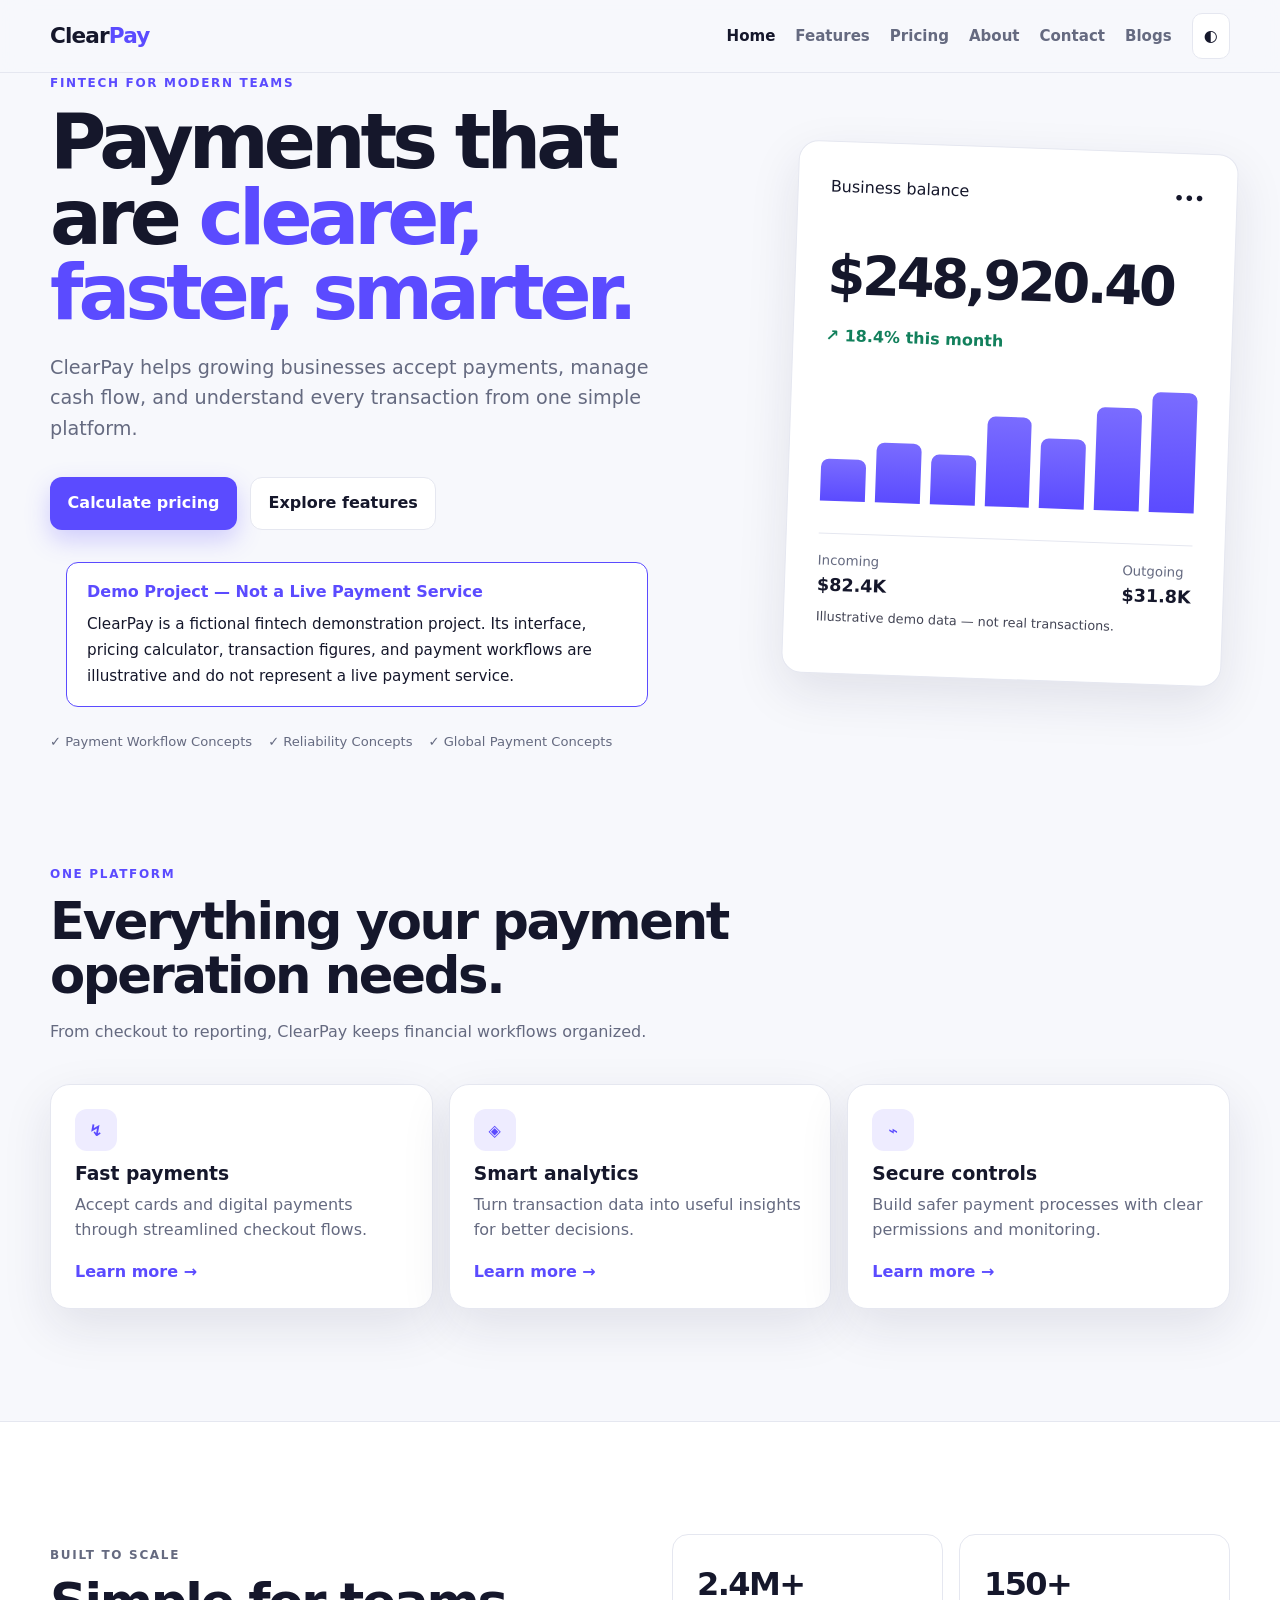
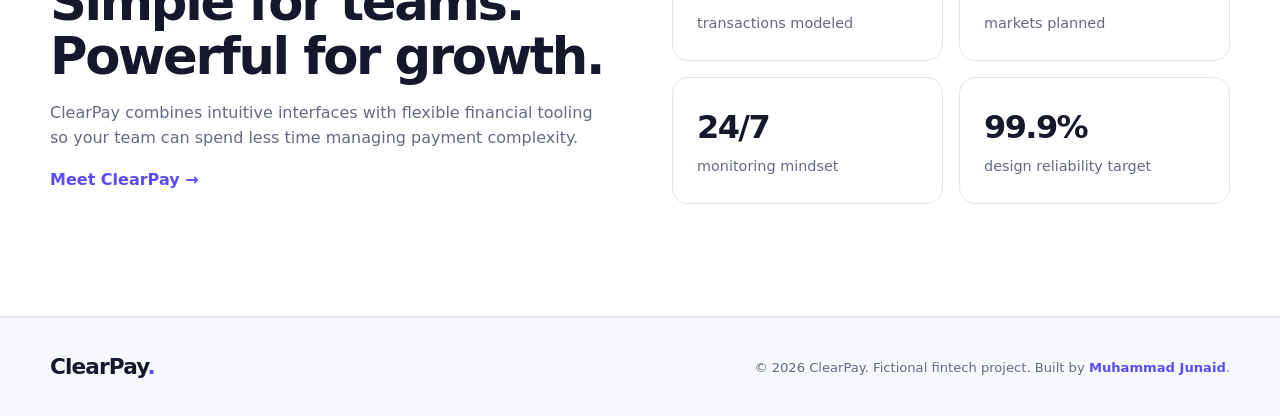
<file: index.html>
<!doctype html>
<html lang="en">

<head>
  <meta charset="utf-8">
  <meta name="viewport" content="width=device-width, initial-scale=1">
<meta name="description"
  content="Explore ClearPay, a fictional fintech demo featuring payment workflow concepts and business payment tools.">
<title>ClearPay | Fintech Demo & Payment Cost Calculator</title>
  <link rel="stylesheet" href="css/styles.css">
  <link rel="stylesheet" href="css/token.css">
  <script defer src="js/main.js"></script>
</head>

<body>
  <header class="site-header">
    <nav class="nav container" aria-label="Main navigation">
      <a class="logo" href="index.html" aria-label="ClearPay home">Clear<span>Pay</span></a>
      <button class="nav-toggle" aria-expanded="false" aria-controls="nav-menu">Menu</button>
      <div id="nav-menu" class="nav-menu">
        <a class="active" href="index.html">Home</a>
        <a href="features.html">Features</a>
        <a href="pricing.html">Pricing</a>
        <a href="about.html">About</a>
        <a href="contact.html">Contact</a>
        <a href="blog/what-is-a-payment-gateway.html">Blogs</a>
        <button id="theme-toggle" class="theme-toggle" type="button" aria-label="Toggle dark mode">◐</button>
      </div>
    </nav>
  </header>

  <main>
    <section class="hero container reveal">
      <div class="hero-copy">
        <p class="eyebrow">FINTECH FOR MODERN TEAMS</p>
        <h1>Payments that are <span>clearer, faster, smarter.</span></h1>
        <p class="lead">ClearPay helps growing businesses accept payments, manage cash flow, and understand every
          transaction from one simple platform.</p>
        <div class="actions">
          <a class="btn btn-primary" href="pricing.html">Calculate pricing</a>
          <a class="btn btn-secondary" href="features.html">Explore features</a>
        </div><section class="demo-disclaimer" aria-label="Project disclosure">
          <div class="demo-disclaimer__content">
            <strong>Demo Project — Not a Live Payment Service</strong>
            <p>
              ClearPay is a fictional fintech demonstration project.
              Its interface, pricing calculator, transaction figures, and
              payment workflows are illustrative and do not represent a
              live payment service.
            </p>
          </div>
        </section>


        <div class="trust-row" aria-label="Platform benefits">
          <span>✓ Payment Workflow Concepts</span><span>✓ Reliability Concepts</span><span>✓ Global Payment Concepts</span>
        </div>
      </div>
      <div class="hero-card card">
        <div class="card-top"><span>Business balance</span><strong>•••</strong></div>
        <div class="balance">$248,920.40</div>
        <div class="positive">↗ 18.4% this month</div>
        <div class="mini-chart" aria-hidden="true"><i></i><i></i><i></i><i></i><i></i><i></i><i></i></div>
        <div class="metric-grid">
          <div><small>Incoming</small><b>$82.4K</b></div>
          <div><small>Outgoing</small><b>$31.8K</b></div>
        </div>
        <p class="demo-data-note">
          Illustrative demo data — not real transactions.
        </p>

      </div>
      
    </section>

    <section class="section container">
      <div class="section-heading reveal">
        <p class="eyebrow">ONE PLATFORM</p>
        <h2>Everything your payment operation needs.</h2>
        <p>From checkout to reporting, ClearPay keeps financial workflows organized.</p>
      </div>
      <div class="grid-3">
        <article class="card feature-card reveal"><span class="icon">↯</span>
          <h3>Fast payments</h3>
          <p>Accept cards and digital payments through streamlined checkout flows.</p><a href="features.html">Learn more
            →</a>
        </article>
        <article class="card feature-card reveal"><span class="icon">◈</span>
          <h3>Smart analytics</h3>
          <p>Turn transaction data into useful insights for better decisions.</p><a href="features.html">Learn more
            →</a>
        </article>
        <article class="card feature-card reveal"><span class="icon">⌁</span>
          <h3>Secure controls</h3>
          <p>Build safer payment processes with clear permissions and monitoring.</p><a href="features.html">Learn more
            →</a>
        </article>
      </div>
    </section>

    <section class="section alt">
      <div class="container split reveal">
        <div>
          <p class="eyebrow">BUILT TO SCALE</p>
          <h2>Simple for teams. Powerful for growth.</h2>
          <p>ClearPay combines intuitive interfaces with flexible financial tooling so your team can spend less time
            managing payment complexity.</p><a class="text-link" href="about.html">Meet ClearPay →</a>
        </div>
        <div class="stats">
          <div><strong>2.4M+</strong><span>transactions modeled</span></div>
          <div><strong>150+</strong><span>markets planned</span></div>
          <div><strong>24/7</strong><span>monitoring mindset</span></div>
          <div><strong>99.9%</strong><span>design reliability target</span></div>
        </div>
      </div>
    </section>
  </main>

<!-- Footer -->
<footer class="footer">
  <div class="container footer-inner">
    <a class="logo" href="../index.html">ClearPay<span>.</span></a>
    <p class="footer-copyright">
      © 2026 ClearPay. Fictional fintech project. Built by
    <a href="https://junaid-dev-portfolio-alpha.vercel.app/" target="_blank" rel="noopener noreferrer">Muhammad Junaid</a>.
    </p>
  </div>
</footer>
</body>

</html>
</file>
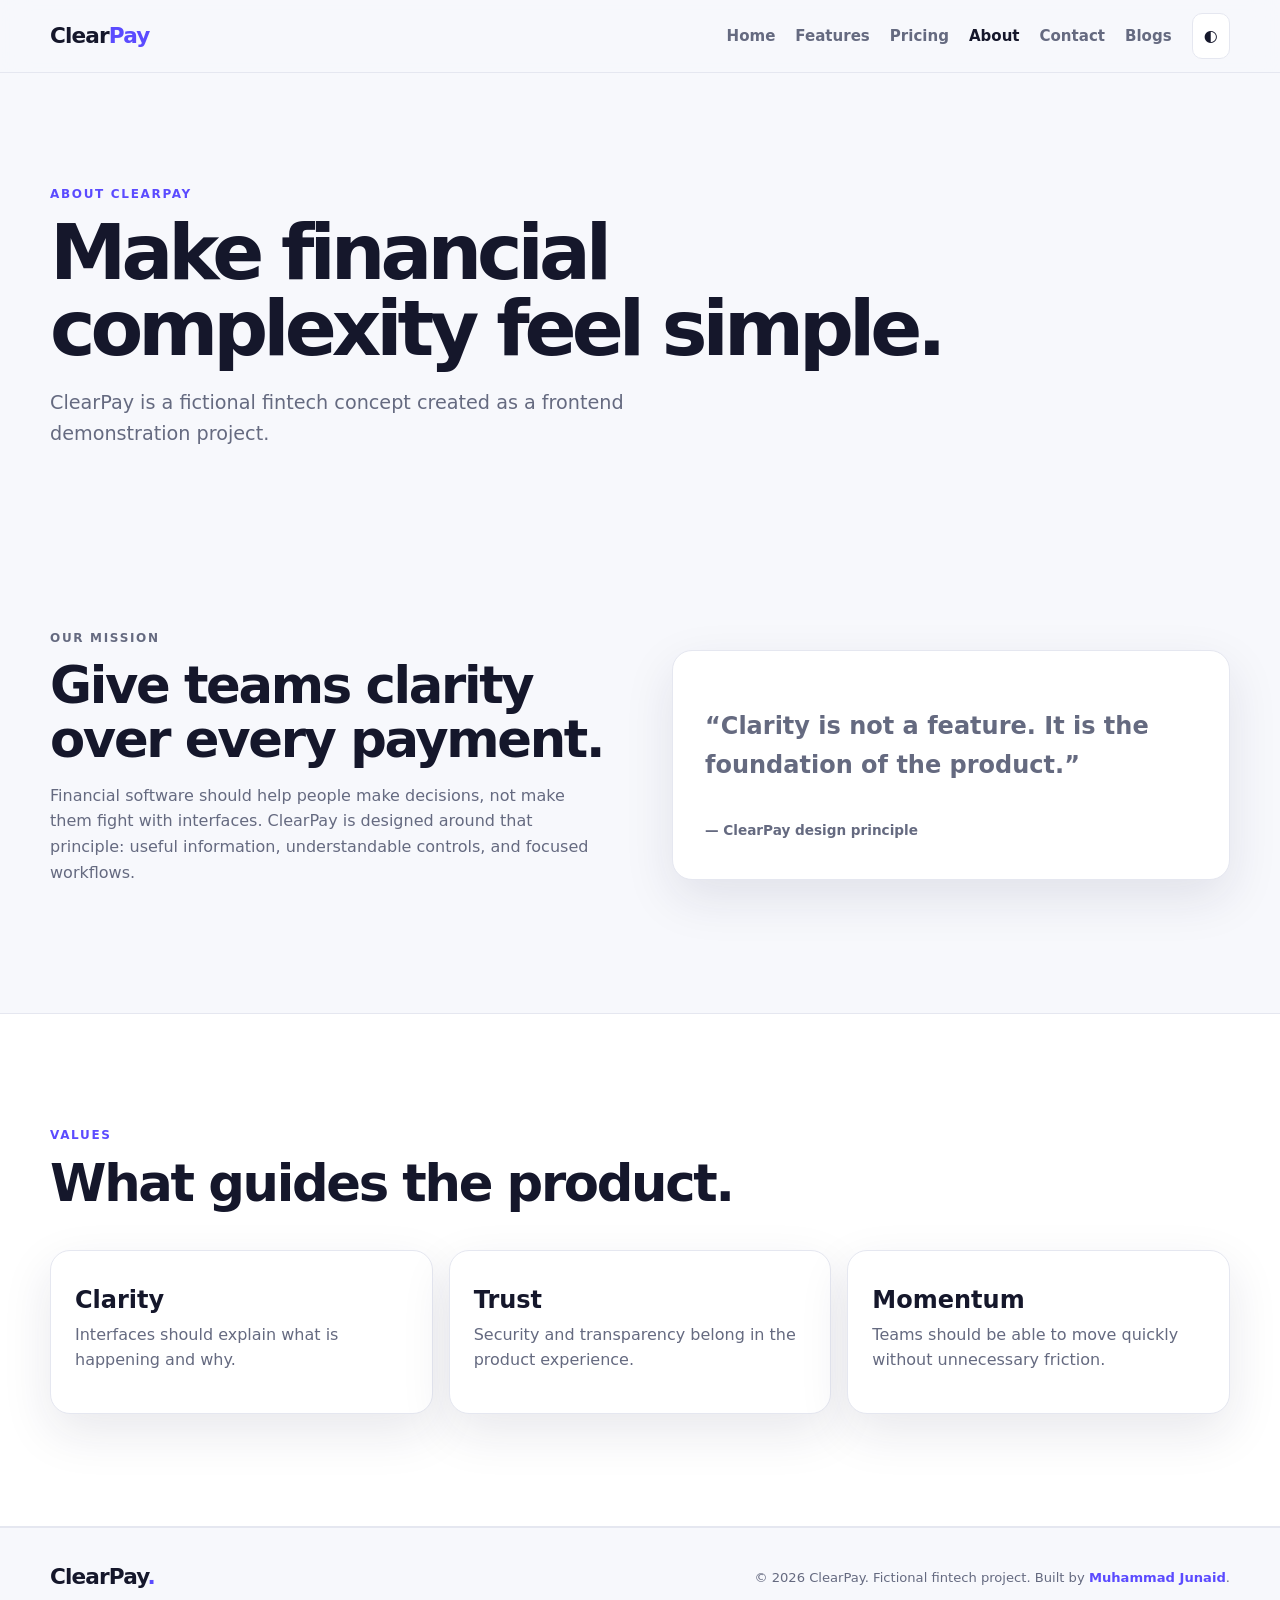
<file: about.html>
<!doctype html>
<html lang="en">
  <head>
    <meta charset="utf-8" />
    <meta name="viewport" content="width=device-width, initial-scale=1" />
    <meta
      name="description"
      content="Learn about ClearPay, a fictional fintech project showcasing modern payment concepts, business-focused tools, and a streamlined digital experience."
    />
    <title>About ClearPay | Fictional Fintech Project</title>
    <link
      rel="canonical"
      href="https://clear-pay-multi-page-website.vercel.app/about.html"
    />
    <link rel="stylesheet" href="css/styles.css" />
    <link rel="stylesheet" href="css/token.css" />
    <script defer src="js/main.js"></script>
  </head>

  <body>
    <header class="site-header">
      <nav class="nav container" aria-label="Main navigation">
        <a class="logo" href="index.html">Clear<span>Pay</span></a
        ><button
          class="nav-toggle"
          aria-expanded="false"
          aria-controls="nav-menu"
        >
          Menu
        </button>
        <div id="nav-menu" class="nav-menu">
          <a href="index.html">Home</a>
          <a href="features.html">Features</a>
          <a href="pricing.html">Pricing</a>
          <a class="active" href="about.html">About</a>
          <a href="contact.html">Contact</a>
            <a href="blog/what-is-a-payment-gateway.html">Blogs</a>
          <button
            id="theme-toggle"
            class="theme-toggle"
            type="button"
            aria-label="Toggle dark mode"
          >
            ◐
          </button>
        </div>
      </nav>
    </header>
    <main>
      <section class="page-hero container reveal">
        <p class="eyebrow">ABOUT CLEARPAY</p>
        <h1>Make financial complexity feel simple.</h1>
        <p>
          ClearPay is a fictional fintech concept created as a frontend
          demonstration project.
        </p>
      </section>
      <section class="section container split reveal">
        <div>
          <p class="eyebrow">OUR MISSION</p>
          <h2>Give teams clarity over every payment.</h2>
          <p>
            Financial software should help people make decisions, not make them
            fight with interfaces. ClearPay is designed around that principle:
            useful information, understandable controls, and focused workflows.
          </p>
        </div>
        <div class="card quote">
          <p>
            “Clarity is not a feature. It is the foundation of the product.”
          </p>
          <small>— ClearPay design principle</small>
        </div>
      </section>
      <section class="section alt">
        <div class="container">
          <div class="section-heading reveal">
            <p class="eyebrow">VALUES</p>
            <h2>What guides the product.</h2>
          </div>
          <div class="grid-3">
            <article class="card feature-card reveal">
              <h2>Clarity</h2>
              <p>Interfaces should explain what is happening and why.</p>
            </article>
            <article class="card feature-card reveal">
              <h2>Trust</h2>
              <p>Security and transparency belong in the product experience.</p>
            </article>
            <article class="card feature-card reveal">
              <h2>Momentum</h2>
              <p>
                Teams should be able to move quickly without unnecessary
                friction.
              </p>
            </article>
          </div>
        </div>
      </section>
    </main>
    <!-- Footer -->
<footer class="footer">
    <div class="container footer-inner">
        <a class="logo" href="../index.html">ClearPay<span>.</span></a>
        <p class="footer-copyright">
            © 2026 ClearPay. Fictional fintech project. Built by
          <a href="https://junaid-dev-portfolio-alpha.vercel.app/" target="_blank" rel="noopener noreferrer">Muhammad Junaid</a>.
        </p>
    </div>
</footer>
  </body>
</html>
</file>
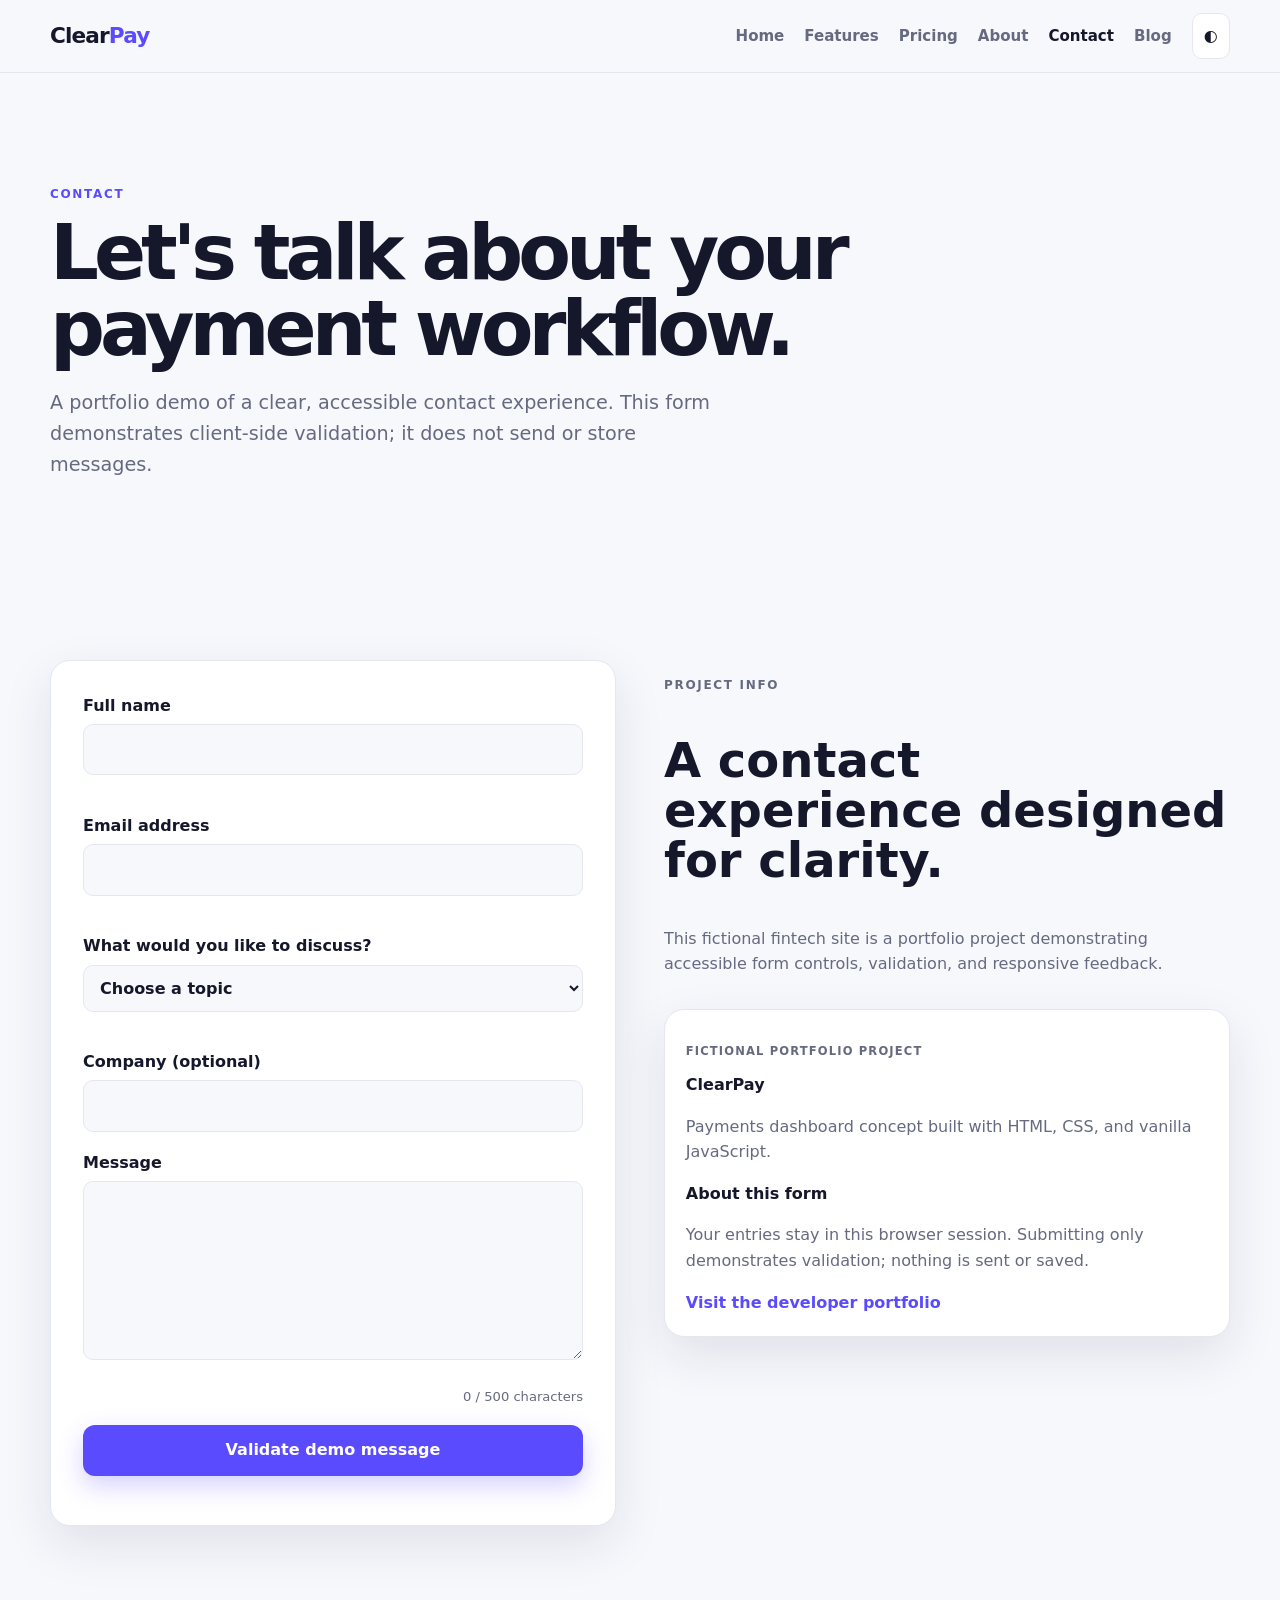
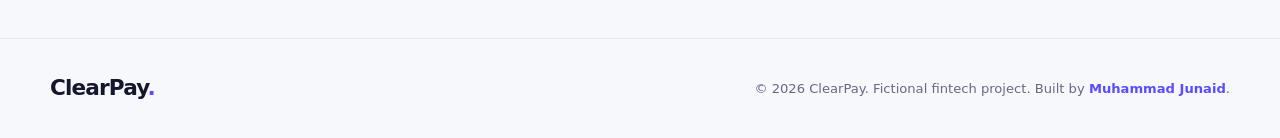
<file: contact.html>
<!doctype html>
<html lang="en">
  <head>
    <meta charset="utf-8" />
    <meta name="viewport" content="width=device-width, initial-scale=1" />
    <meta
      name="description"
      content="Explore the contact page for the ClearPay fintech demo project and learn more about its illustrative payment features and business-focused tools."
    />
    <title>Contact | ClearPay Demo</title>
    <link
      rel="canonical"
      href="https://clear-pay-multi-page-website.vercel.app/contact.html"
    />
    <link rel="stylesheet" href="css/styles.css" />
    <link rel="stylesheet" href="css/token.css" />
    <script defer src="js/main.js"></script>
    <script defer src="js/contact.js"></script>
  </head>

  <body>
    <header class="site-header">
      <nav class="nav container" aria-label="Main navigation">
        <a class="logo" href="index.html">Clear<span>Pay</span></a
        ><button
          class="nav-toggle"
          aria-expanded="false"
          aria-controls="nav-menu"
        >
          Menu
        </button>
        <div id="nav-menu" class="nav-menu">
          <a href="index.html">Home</a>
          <a href="features.html">Features</a>
          <a href="pricing.html">Pricing</a>
          <a href="about.html">About</a>
          <a class="active" href="contact.html">Contact</a>
            <a href="blog/what-is-a-payment-gateway.html">Blog</a>
          <button
            id="theme-toggle"
            class="theme-toggle"
            type="button"
            aria-label="Toggle dark mode"
          >
            ◐
          </button>
        </div>
      </nav>
    </header>
    <main>
      <section class="page-hero container reveal">
        <p class="eyebrow">CONTACT</p>
        <h1>Let's talk about your payment workflow.</h1>
        <p>
          A portfolio demo of a clear, accessible contact experience. This form demonstrates client-side validation; it does not send or store messages.
        </p>
      </section>
      <section class="section container contact-layout">
        <form id="contact-form" class="card form-card" novalidate>
          <label for="name">Full name
            <input id="name" name="name" autocomplete="name" aria-describedby="name-error" required />
            <span class="error" id="name-error"></span>
          </label>
          <label for="email">Email address
            <input id="email" name="email" type="email" autocomplete="email" aria-describedby="email-error" required />
            <span class="error" id="email-error"></span>
          </label>
          <label for="inquiry-type">What would you like to discuss?
            <select id="inquiry-type" name="inquiry-type" aria-describedby="inquiry-type-error" required>
              <option value="">Choose a topic</option>
              <option value="pricing">Pricing</option>
              <option value="product-demo">Product demo</option>
              <option value="integration">Payment integration</option>
              <option value="other">Something else</option>
            </select>
            <span class="error" id="inquiry-type-error"></span>
          </label>
          <label for="company">Company (optional)
            <input id="company" name="company" autocomplete="organization" />
          </label>
          <label for="message">Message
            <textarea id="message" name="message" rows="6" minlength="10" maxlength="500" aria-describedby="message-error message-counter" required></textarea>
            <span class="error" id="message-error"></span>
            <span class="character-counter" id="message-counter">0 / 500 characters</span>
          </label>
          <button class="btn btn-primary" type="submit">Validate demo message</button>
          <p id="form-status" class="form-status" role="status" aria-live="polite" aria-atomic="true"></p>
        </form>
        <aside class="contact-info reveal">
          <p class="eyebrow">PROJECT INFO</p>
          <h2>A contact experience designed for clarity.</h2>
          <p>This fictional fintech site is a portfolio project demonstrating accessible form controls, validation, and responsive feedback.</p>
          <div class="card">
            <p class="project-label">FICTIONAL PORTFOLIO PROJECT</p>
            <strong>ClearPay</strong>
            <p>Payments dashboard concept built with HTML, CSS, and vanilla JavaScript.</p>
            <strong>About this form</strong>
            <p>Your entries stay in this browser session. Submitting only demonstrates validation; nothing is sent or saved.</p>
            <a class="text-link" href="https://junaid-dev-portfolio-alpha.vercel.app/" target="_blank" rel="noopener noreferrer">Visit the developer portfolio</a>
          </div>
        </aside>
      </section>
    </main>
<footer class="footer">
    <div class="container footer-inner">
        <a class="logo" href="index.html">ClearPay<span>.</span></a>
        <p class="footer-copyright">
            © 2026 ClearPay. Fictional fintech project. Built by
        <a href="https://junaid-dev-portfolio-alpha.vercel.app/" target="_blank" rel="noopener noreferrer">Muhammad Junaid</a>.
        </p>
    </div>
</footer>
  </body>
</html>
</file>
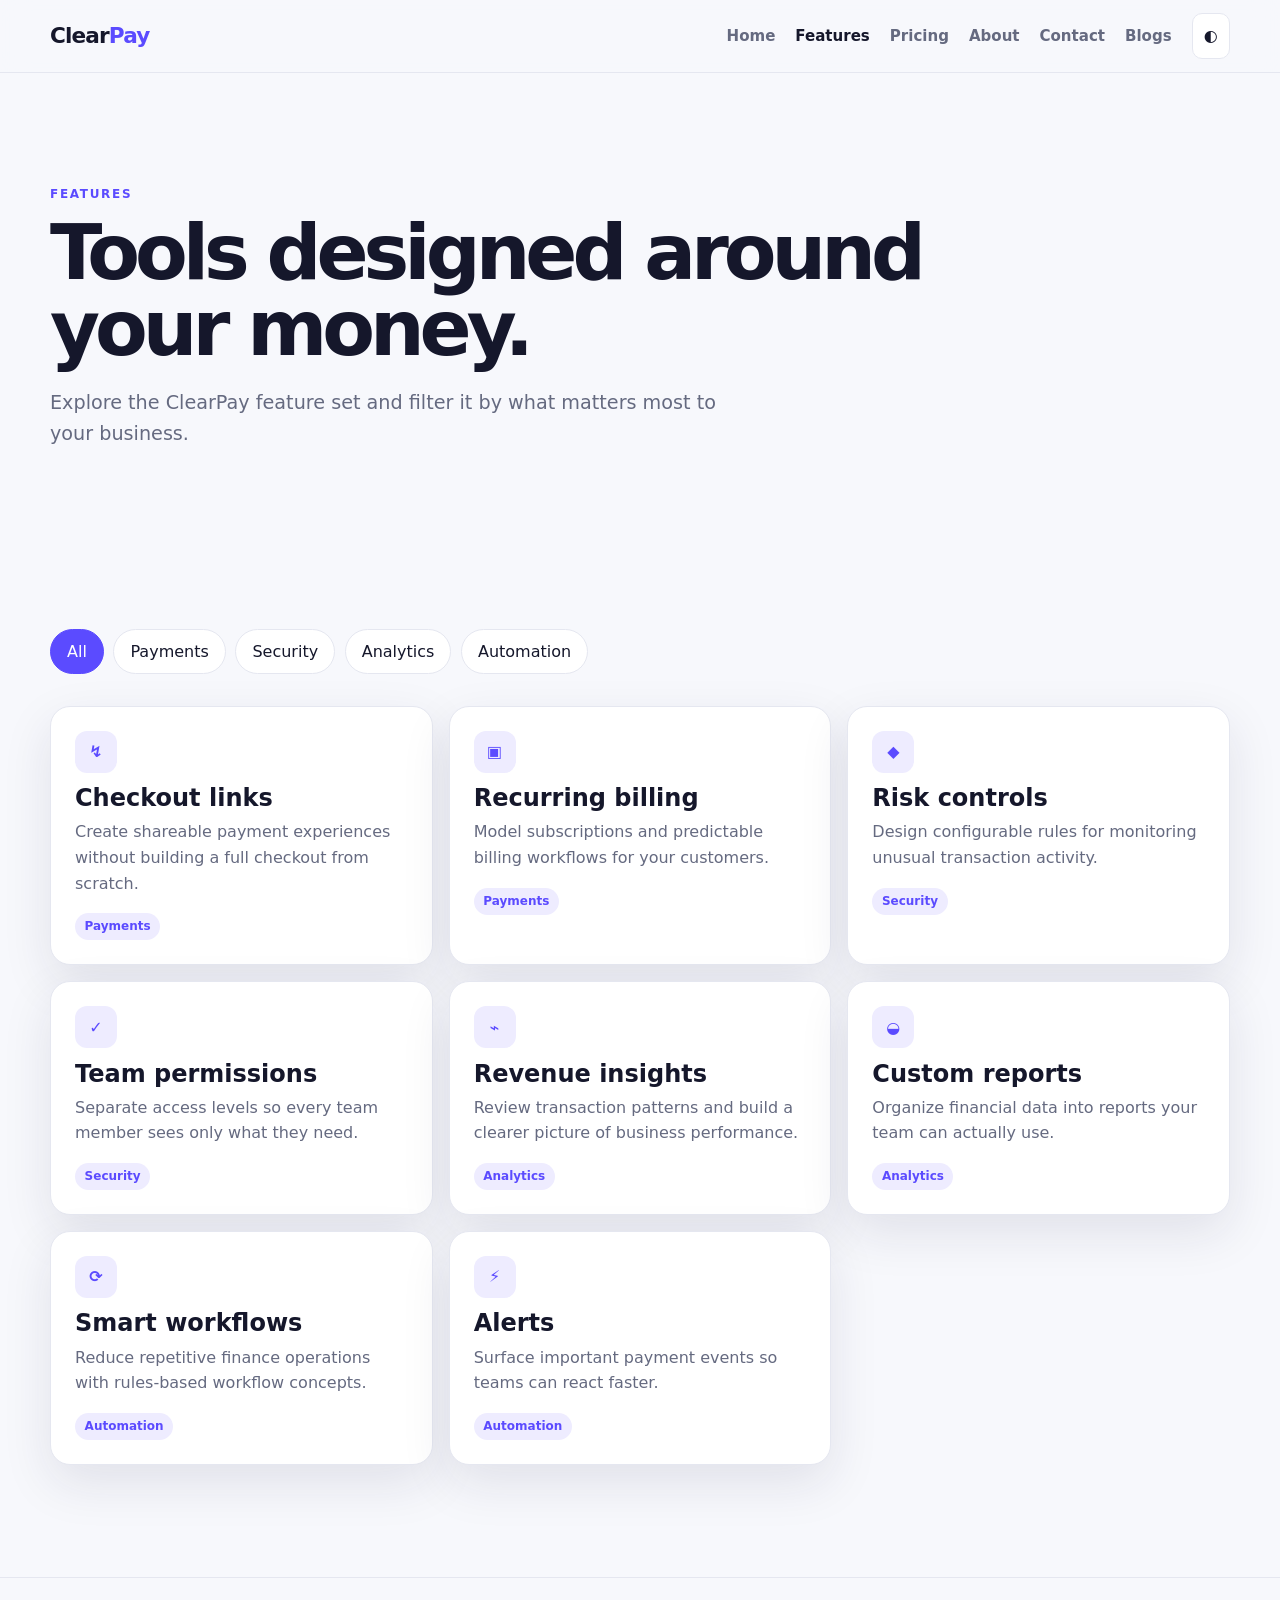
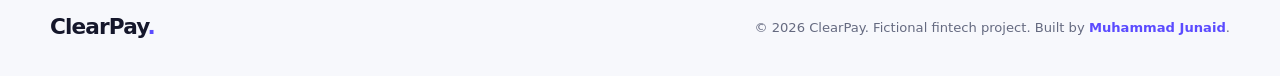
<file: features.html>
<!doctype html>
<html lang="en">
  <head>
    <meta charset="utf-8" />
    <meta name="viewport" content="width=device-width, initial-scale=1" />
    <meta
      name="description"
      content="Discover ClearPay's fintech demo features, including payment workflow concepts, business tools, and solutions designed to simplify payment management."
    />
    <title>Payment Workflow Features | ClearPay Demo</title>
    <link
      rel="canonical"
      href="https://clear-pay-multi-page-website.vercel.app/features.html"
    />
    <link rel="stylesheet" href="css/styles.css" />
    <link rel="stylesheet" href="css/token.css" />
    <script defer src="js/main.js"></script>
    <script defer src="js/features.js"></script>
  </head>

  <body>
    <header class="site-header">
      <nav class="nav container" aria-label="Main navigation">
        <a class="logo" href="index.html">Clear<span>Pay</span></a
        ><button
          class="nav-toggle"
          aria-expanded="false"
          aria-controls="nav-menu"
        >
          Menu
        </button>
        <div id="nav-menu" class="nav-menu">
          <a href="index.html">Home</a>
          <a class="active" href="features.html">Features</a>
          <a href="pricing.html">Pricing</a><a href="about.html">About</a>
          <a href="contact.html">Contact</a>
          <a href="blog/what-is-a-payment-gateway.html">Blogs</a>
          <button
            id="theme-toggle"
            class="theme-toggle"
            type="button"
            aria-label="Toggle dark mode"
          >
            ◐
          </button>
        </div>
      </nav>
    </header>
    <main>
      <section class="page-hero container reveal">
        <p class="eyebrow">FEATURES</p>
        <h1>Tools designed around your money.</h1>
        <p>
          Explore the ClearPay feature set and filter it by what matters most to
          your business.
        </p>
      </section>
      <section class="section container">
        <div class="filters" role="group" aria-label="Filter features">
          <button class="filter active" data-filter="all">All</button
          ><button class="filter" data-filter="payments">Payments</button
          ><button class="filter" data-filter="security">Security</button
          ><button class="filter" data-filter="analytics">Analytics</button
          ><button class="filter" data-filter="automation">Automation</button>
        </div>
        <div class="grid-3 feature-list">
          <article class="card feature-card reveal" data-category="payments">
            <span class="icon">↯</span>
            <h2>Checkout links</h2>
            <p>
              Create shareable payment experiences without building a full
              checkout from scratch.
            </p>
            <span class="tag">Payments</span>
          </article>
          <article class="card feature-card reveal" data-category="payments">
            <span class="icon">▣</span>
            <h2>Recurring billing</h2>
            <p>
              Model subscriptions and predictable billing workflows for your
              customers.
            </p>
            <span class="tag">Payments</span>
          </article>
          <article class="card feature-card reveal" data-category="security">
            <span class="icon">◆</span>
            <h2>Risk controls</h2>
            <p>
              Design configurable rules for monitoring unusual transaction
              activity.
            </p>
            <span class="tag">Security</span>
          </article>
          <article class="card feature-card reveal" data-category="security">
            <span class="icon">✓</span>
            <h2>Team permissions</h2>
            <p>
              Separate access levels so every team member sees only what they
              need.
            </p>
            <span class="tag">Security</span>
          </article>
          <article class="card feature-card reveal" data-category="analytics">
            <span class="icon">⌁</span>
            <h2>Revenue insights</h2>
            <p>
              Review transaction patterns and build a clearer picture of
              business performance.
            </p>
            <span class="tag">Analytics</span>
          </article>
          <article class="card feature-card reveal" data-category="analytics">
            <span class="icon">◒</span>
            <h2>Custom reports</h2>
            <p>
              Organize financial data into reports your team can actually use.
            </p>
            <span class="tag">Analytics</span>
          </article>
          <article class="card feature-card reveal" data-category="automation">
            <span class="icon">⟳</span>
            <h2>Smart workflows</h2>
            <p>
              Reduce repetitive finance operations with rules-based workflow
              concepts.
            </p>
            <span class="tag">Automation</span>
          </article>
          <article class="card feature-card reveal" data-category="automation">
            <span class="icon">⚡</span>
            <h2>Alerts</h2>
            <p>Surface important payment events so teams can react faster.</p>
            <span class="tag">Automation</span>
          </article>
        </div>
      </section>
    </main>
    <!-- Footer -->
    <footer class="footer">
      <div class="container footer-inner">
        <a class="logo" href="../index.html">ClearPay<span>.</span></a>
        <p class="footer-copyright">
          © 2026 ClearPay. Fictional fintech project. Built by
        <a href="https://junaid-dev-portfolio-alpha.vercel.app/" target="_blank" rel="noopener noreferrer">Muhammad Junaid</a>.
        </p>
      </div>
    </footer>
  </body>
</html>
</file>
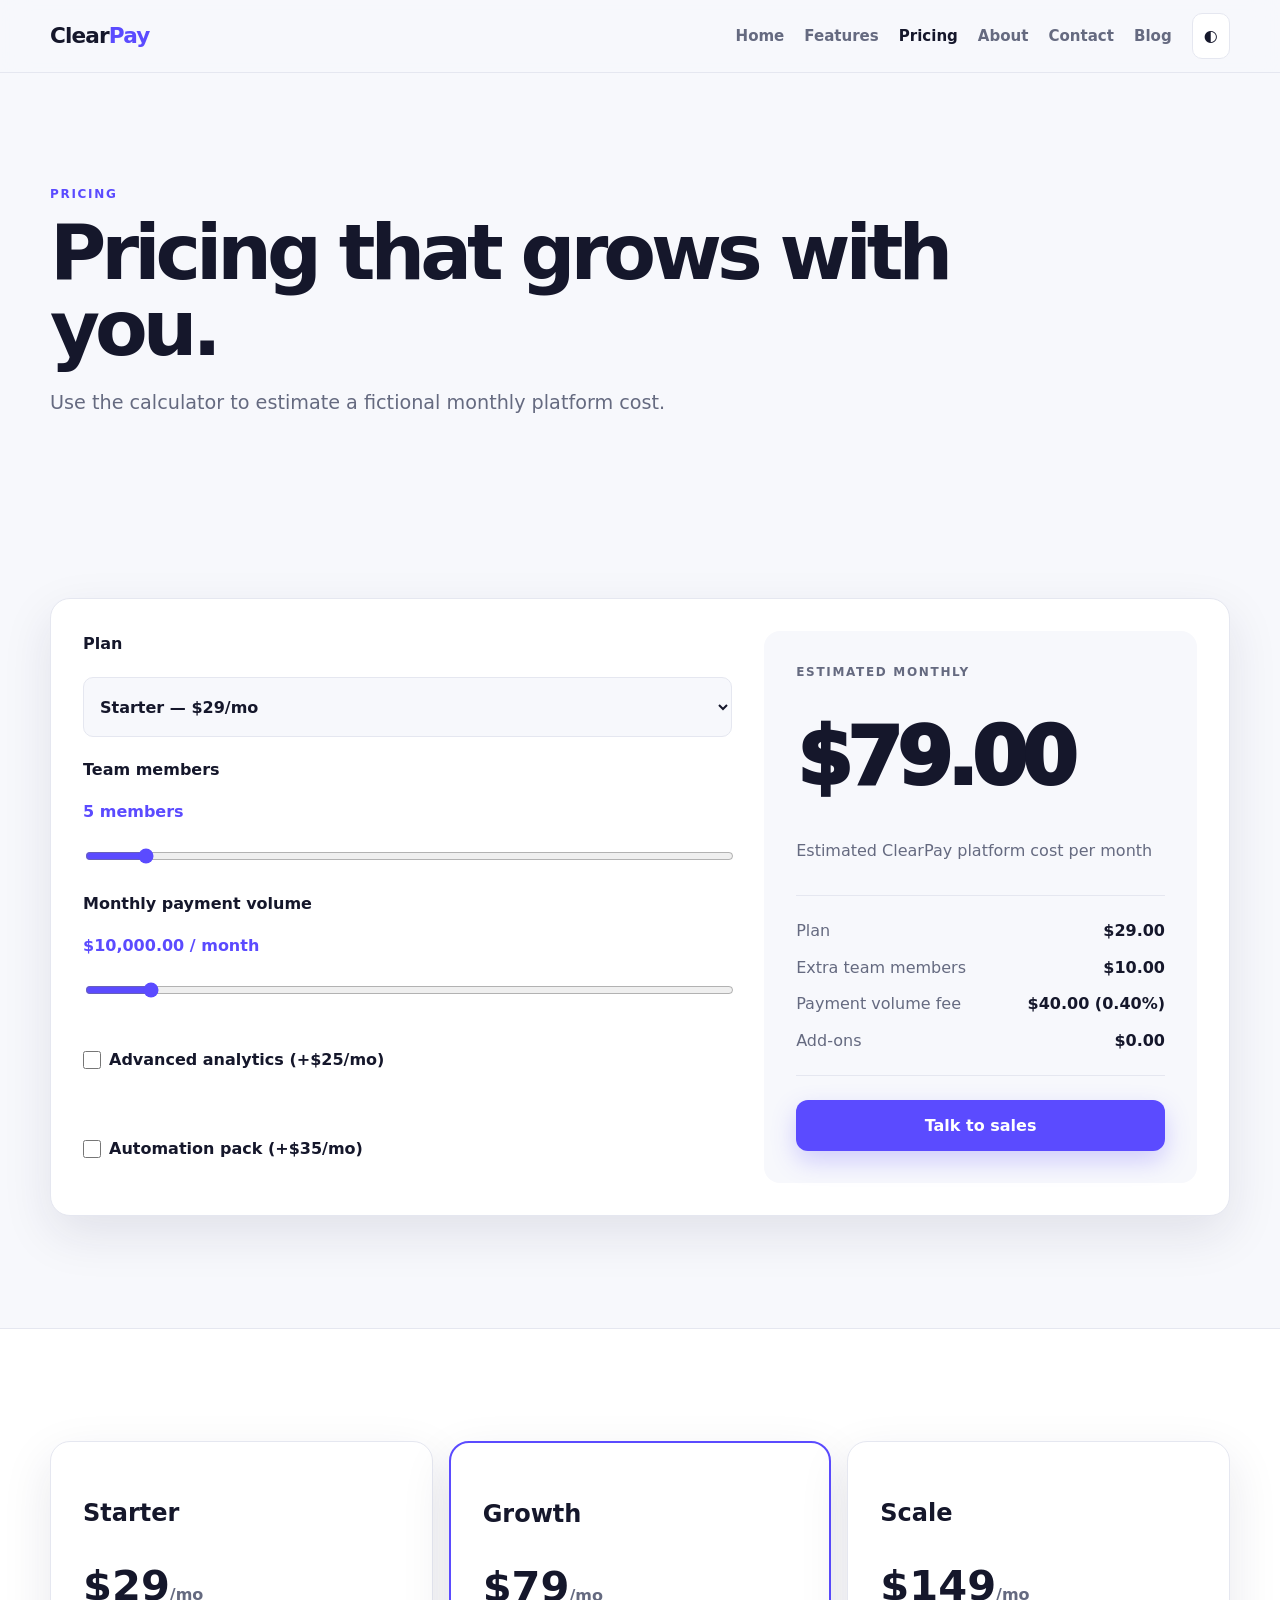
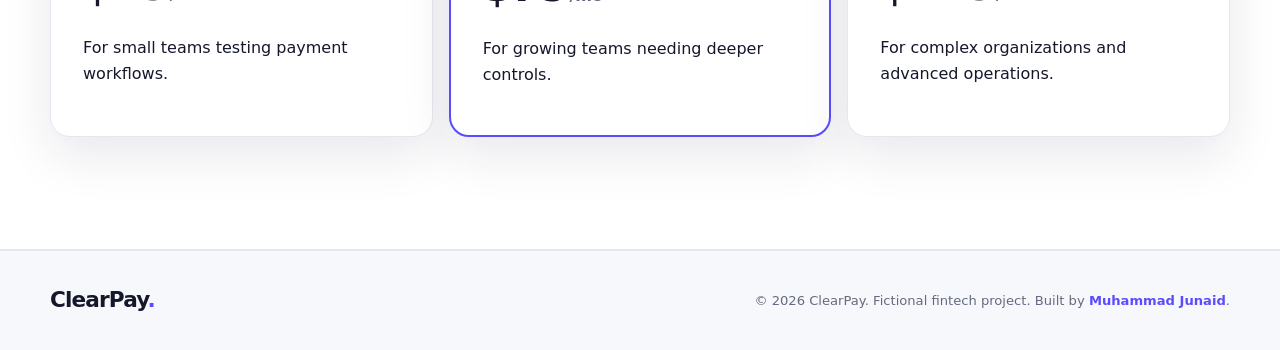
<file: pricing.html>
<!doctype html>
<html lang="en">
  <head>
    <meta charset="utf-8" />
    <meta name="viewport" content="width=device-width, initial-scale=1" />
    <meta
      name="description"
      content="Explore ClearPay's illustrative pricing plans, compare features, and use the pricing calculator to find a plan that fits your business needs."
    />
    <title>Interactive Pricing Calculator | ClearPay</title>
    <link
      rel="canonical"
      href="https://clear-pay-multi-page-website.vercel.app/pricing.html"
    />
    <link rel="stylesheet" href="css/styles.css" />
    <link rel="stylesheet" href="css/token.css" />
    <script defer src="js/main.js"></script>
    <script defer src="js/pricing.js"></script>
  </head>

  <body>
    <header class="site-header">
      <nav class="nav container" aria-label="Main navigation">
        <a class="logo" href="index.html">Clear<span>Pay</span></a>
        <button
          class="nav-toggle"
          aria-expanded="false"
          aria-controls="nav-menu"
        >
          Menu
        </button>
        <div id="nav-menu" class="nav-menu">
          <a href="index.html">Home</a>
          <a href="features.html">Features</a>
          <a class="active"  href="pricing.html">Pricing</a>
          <a href="about.html">About</a>
          <a href="contact.html">Contact</a>
          <a href="blog/what-is-a-payment-gateway.html">Blog</a>
          <button
            id="theme-toggle"
            class="theme-toggle"
            type="button"
            aria-label="Toggle dark mode"
          >
            ◐
          </button>
        </div>
      </nav>
    </header>
    <main>
      <section class="page-hero container reveal">
        <p class="eyebrow">PRICING</p>
        <h1>Pricing that grows with you.</h1>
        <p>Use the calculator to estimate a fictional monthly platform cost.</p>
      </section>
      <section class="section container">
        <div class="calculator card reveal">
          <div class="calc-form">
            <label for="plan">Plan
              <select id="plan">
                <option value="starter">Starter — $29/mo</option>
                <option value="growth">Growth — $79/mo</option>
                <option value="scale">Scale — $149/mo</option>
              </select>
            </label>
            <label for="users">Team members <output id="users-output" for="users">5 members</output>
              <input id="users" type="range" min="1" max="50" value="5" />
            </label>
            <label for="volume">Monthly payment volume <output id="volume-output" for="volume">$10,000 / month</output>
              <input id="volume" type="range" min="1000" max="100000" step="1000" value="10000" />
            </label>
            <label class="check"><input id="analytics" type="checkbox" /> Advanced analytics (+$25/mo)</label>
            <label class="check"><input id="automation" type="checkbox" /> Automation pack (+$35/mo)</label>
          </div>
          <div class="price-result">
            <p class="eyebrow">ESTIMATED MONTHLY</p>
            <div id="price" class="price" aria-live="polite" aria-atomic="true">$79.00</div>
            <p id="price-detail">Estimated ClearPay platform cost per month</p>
            <dl class="price-breakdown" aria-label="Monthly price breakdown">
              <div><dt>Plan</dt><dd id="breakdown-plan">$29.00</dd></div>
              <div><dt>Extra team members</dt><dd id="breakdown-users">$10.00</dd></div>
              <div><dt>Payment volume fee</dt><dd id="breakdown-volume">$40.00 (0.40%)</dd></div>
              <div><dt>Add-ons</dt><dd id="breakdown-addons">$0.00</dd></div>
            </dl>
            <a class="btn btn-primary" href="contact.html">Talk to sales</a>
          </div>
        </div>
      </section>
      <section class="section alt">
        <div class="container grid-3">
          <article class="price-card card">
            <h2>Starter</h2>
            <div class="plan-price">$29<span>/mo</span></div>
            <p>For small teams testing payment workflows.</p>
          </article>
          <article class="price-card card featured-plan">
            <h2>Growth</h2>
            <div class="plan-price">$79<span>/mo</span></div>
            <p>For growing teams needing deeper controls.</p>
          </article>
          <article class="price-card card">
            <h2>Scale</h2>
            <div class="plan-price">$149<span>/mo</span></div>
            <p>For complex organizations and advanced operations.</p>
          </article>
        </div>
      </section>
    </main>
    <!-- Footer -->
  <footer class="footer">
    <div class="container footer-inner">
      <a class="logo" href="../index.html">ClearPay<span>.</span></a>
      <p class="footer-copyright">
        © 2026 ClearPay. Fictional fintech project. Built by
      <a href="https://junaid-dev-portfolio-alpha.vercel.app/" target="_blank" rel="noopener noreferrer">Muhammad Junaid</a>.
      </p>
    </div>
  </footer>
  </body>
</html>
</file>
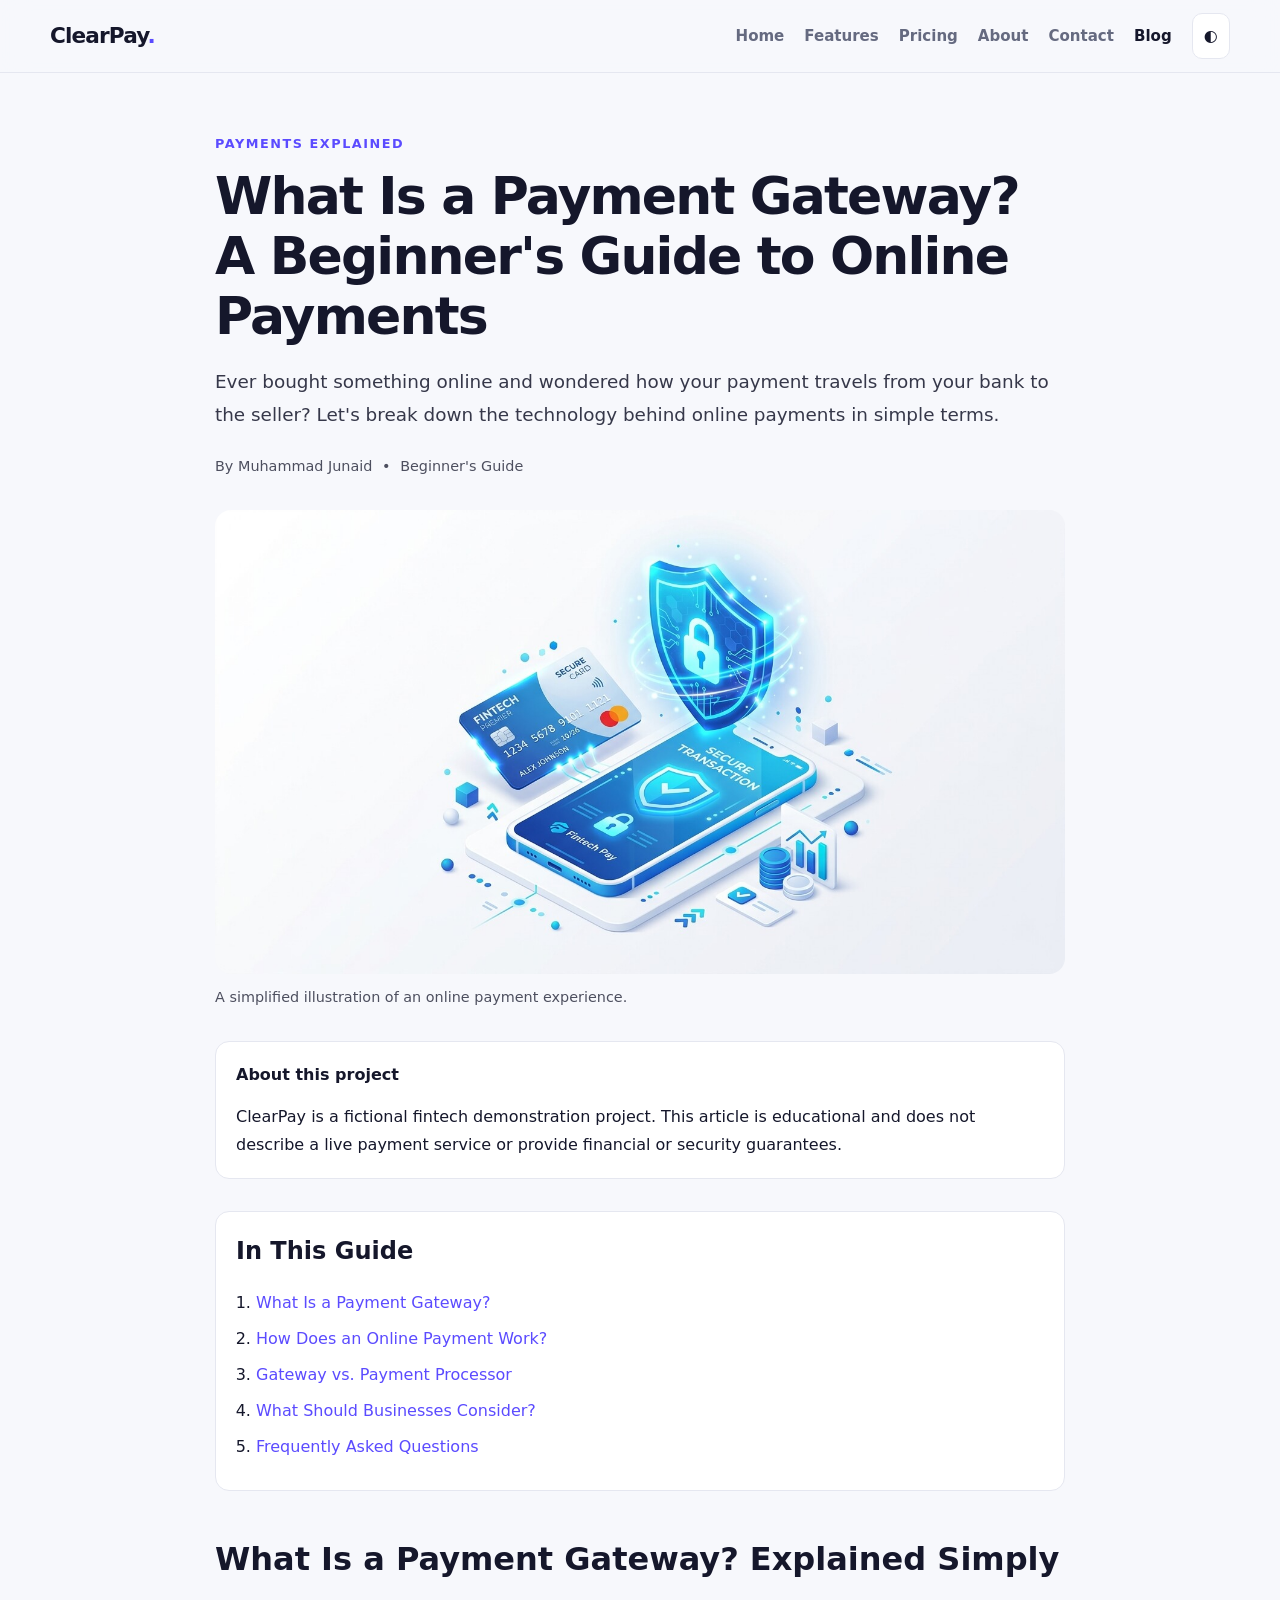
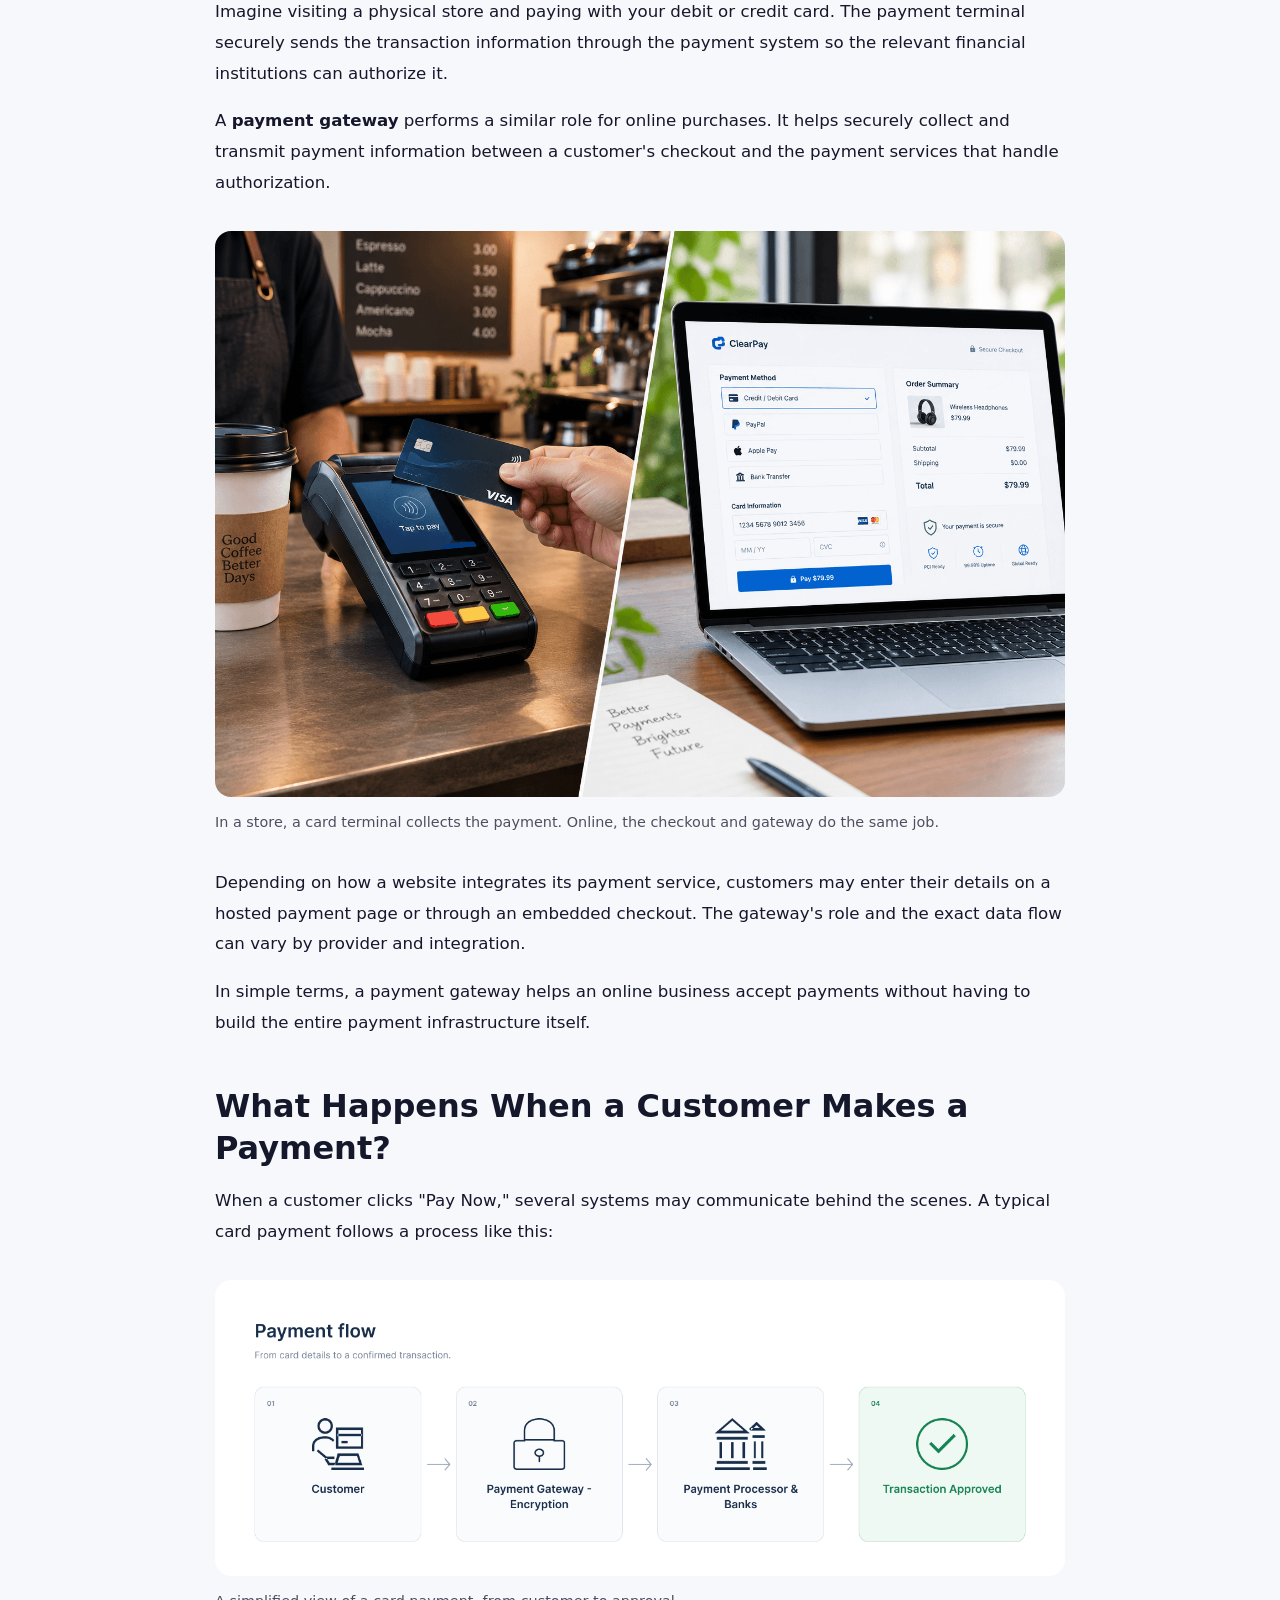
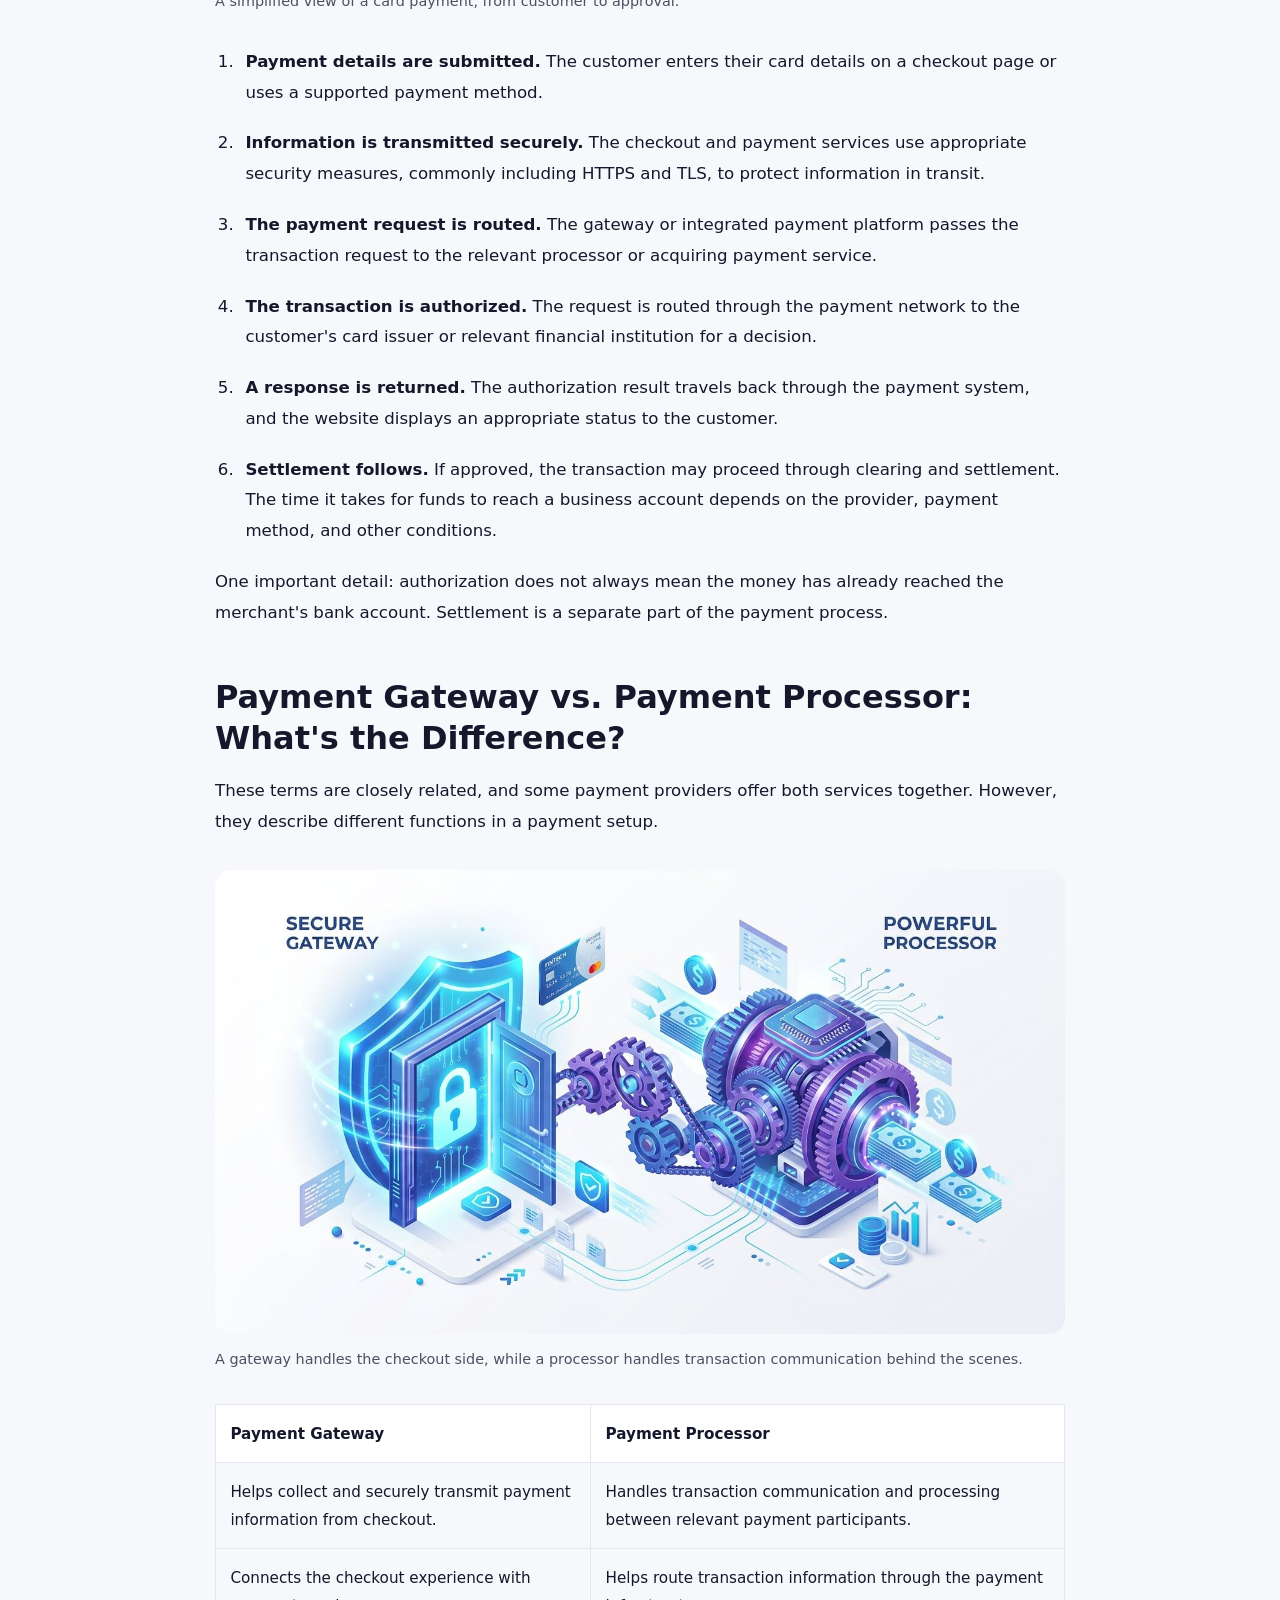
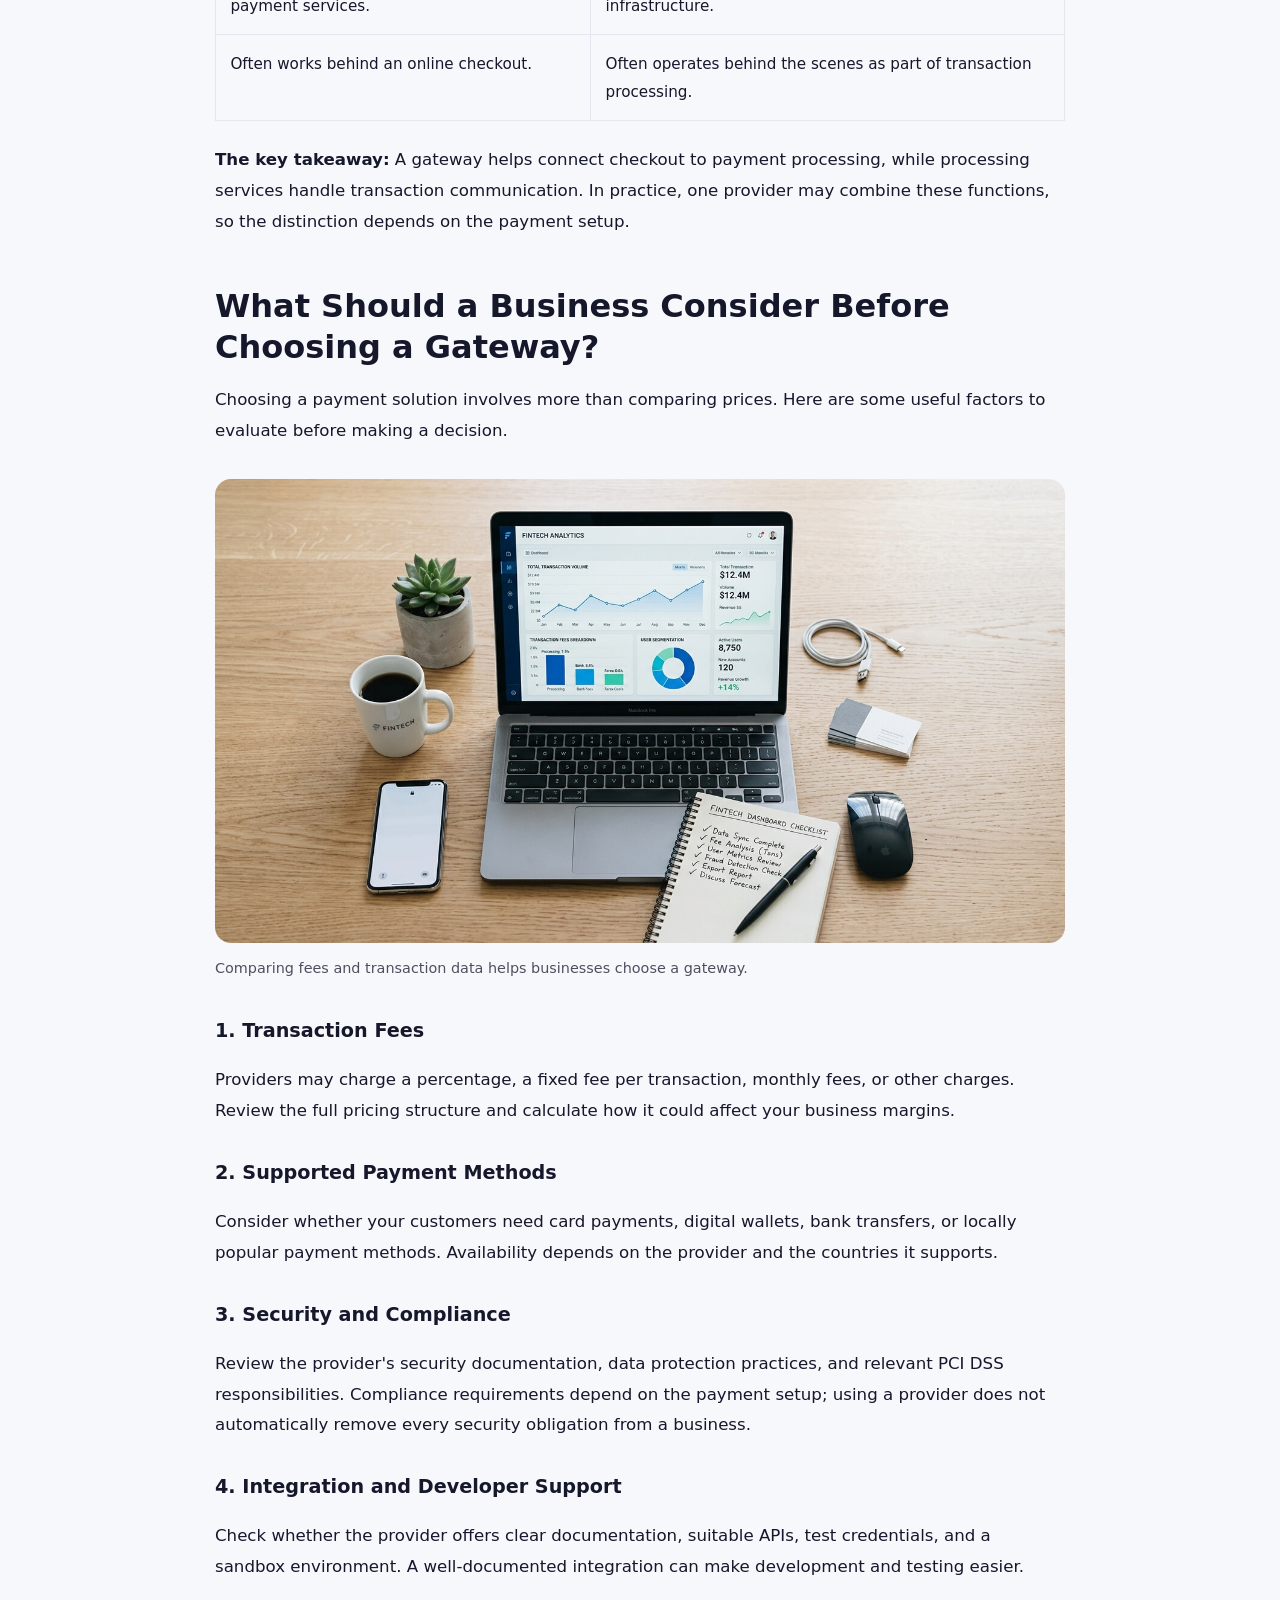
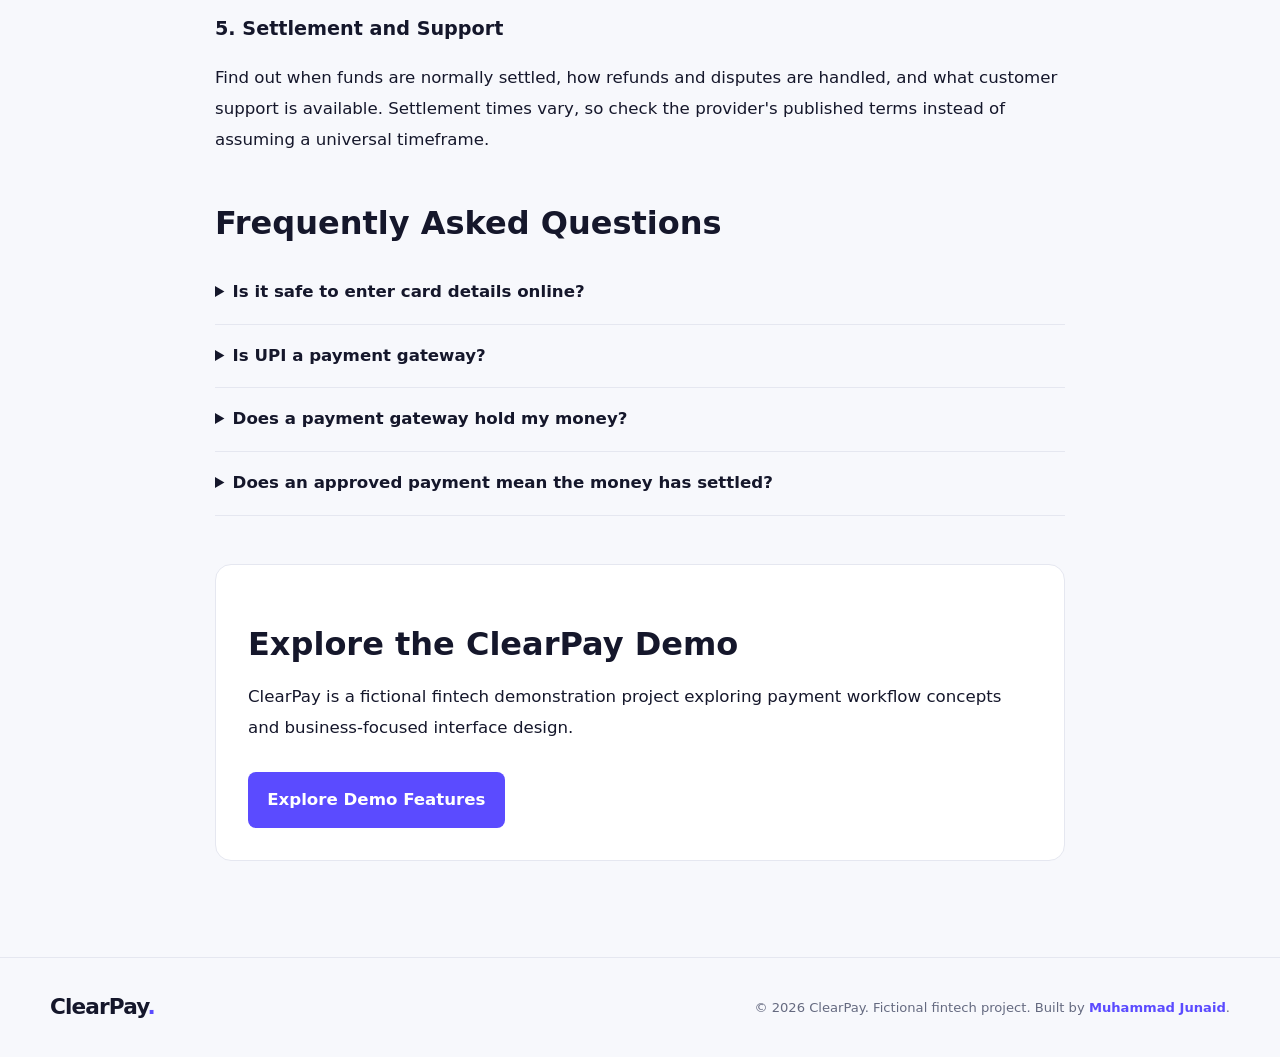
<file: blog/what-is-a-payment-gateway.html>
<!DOCTYPE html>
<html lang="en">

<head>
    <meta charset="UTF-8">
    <meta name="viewport" content="width=device-width, initial-scale=1.0">

    <title>What Is a Payment Gateway? A Beginner's Guide | ClearPay</title>

    <meta name="description"
        content="Ever wondered how online payments work? Learn what a payment gateway is, how transactions work, and how gateways differ from payment processors.">

    <meta name="robots" content="index, follow">

    <link rel="canonical" href="https://clear-pay-multi-page-website.vercel.app/blog/what-is-a-payment-gateway.html">

    <link rel="stylesheet" href="../css/token.css">
    <link rel="stylesheet" href="../css/styles.css">
    <link rel="stylesheet" href="../css/payment-gateway.css">

</head>

<body>

    <!-- Header (same markup as the rest of the site) -->
    <header class="site-header">
        <div class="container nav">
            <a class="logo" href="../index.html">ClearPay<span>.</span></a>

            <button class="nav-toggle" id="navToggle" aria-label="Toggle menu" aria-expanded="false">☰</button>

            <nav class="nav-menu" id="navMenu" aria-label="Main navigation">
                <a href="../index.html">Home</a>
                <a href="../features.html">Features</a>
                <a href="../pricing.html">Pricing</a>
                <a href="../about.html">About</a>
                <a href="../contact.html">Contact</a>
            <a class="active" href="what-is-a-payment-gateway.html" aria-current="page">Blog</a>
                <button id="theme-toggle" class="theme-toggle" type="button" aria-label="Toggle dark mode">◐</button>
            </nav>
        </div>
    </header>

    <main class="blog-container">

        <!-- Article Hero -->
        <section class="article-hero">

            <p class="article-category">PAYMENTS EXPLAINED</p>

            <h1>What Is a Payment Gateway? A Beginner's Guide to Online Payments</h1>

            <p class="article-intro">
                Ever bought something online and wondered how your payment
                travels from your bank to the seller? Let's break down the
                technology behind online payments in simple terms.
            </p>

            <div class="article-meta">
                <span>By Muhammad Junaid</span>
                <span aria-hidden="true">•</span>
                <span>Beginner's Guide</span>
            </div>

            <!-- IMAGE 1: Hero (eager, not lazy, because it is above the fold) -->
            <figure class="article-image">
                <img src="../images/blog/secure-online-payment-gateway-illustration.jpg"
                    alt="Digital payment gateway illustration showing secure online transaction" width="1408"
                    height="768" loading="eager" fetchpriority="high">
                <figcaption>
                    A simplified illustration of an online payment experience.
                </figcaption>
            </figure>

        </section>

        <!-- Fictional project disclosure -->
        <aside class="article-disclaimer" aria-label="Project disclosure">
            <strong>About this project</strong>
            <p>
                ClearPay is a fictional fintech demonstration project.
                This article is educational and does not describe a live
                payment service or provide financial or security guarantees.
            </p>
        </aside>

        <!-- Table of contents -->
        <nav class="article-toc" aria-label="Table of contents">
            <h2>In This Guide</h2>
            <ol>
                <li>
                    <a href="#what-is-a-payment-gateway">
                        What Is a Payment Gateway?
                    </a>
                </li>
                <li>
                    <a href="#how-it-works">
                        How Does an Online Payment Work?
                    </a>
                </li>
                <li>
                    <a href="#gateway-vs-processor">
                        Gateway vs. Payment Processor
                    </a>
                </li>
                <li>
                    <a href="#choosing-a-gateway">
                        What Should Businesses Consider?
                    </a>
                </li>
                <li>
                    <a href="#faqs">Frequently Asked Questions</a>
                </li>
            </ol>
        </nav>

        <article class="article-content">

            <section id="what-is-a-payment-gateway">
                <h2>What Is a Payment Gateway? Explained Simply</h2>

                <p>
                    Imagine visiting a physical store and paying with your
                    debit or credit card. The payment terminal securely sends
                    the transaction information through the payment system so
                    the relevant financial institutions can authorize it.
                </p>

                <p>
                    A <strong>payment gateway</strong> performs a similar role
                    for online purchases. It helps securely collect and transmit
                    payment information between a customer's checkout and the
                    payment services that handle authorization.
                </p>

                <!-- IMAGE 2: POS vs online gateway -->
                <figure class="article-image">
                    <img src="../images/blog/physical-pos-terminal-vs-online-payment-gateway.png"
                        alt="Comparison of a physical POS terminal and an online payment gateway" width="1536"
                        height="1024" loading="lazy">
                    <figcaption>
                        In a store, a card terminal collects the payment. Online,
                        the checkout and gateway do the same job.
                    </figcaption>
                </figure>

                <p>
                    Depending on how a website integrates its payment service,
                    customers may enter their details on a hosted payment page
                    or through an embedded checkout. The gateway's role and the
                    exact data flow can vary by provider and integration.
                </p>

                <p>
                    In simple terms, a payment gateway helps an online business
                    accept payments without having to build the entire payment
                    infrastructure itself.
                </p>
            </section>

            <section id="how-it-works">
                <h2>What Happens When a Customer Makes a Payment?</h2>

                <p>
                    When a customer clicks "Pay Now," several systems may
                    communicate behind the scenes. A typical card payment
                    follows a process like this:
                </p>

                <!-- IMAGE 3: Payment flowchart -->
                <figure class="article-image">
                    <img src="../images/blog/how-payment-gateway-works-step-by-step-flowchart.png"
                        alt="Step-by-step flowchart of how an online payment gateway processes a transaction"
                        width="1400" height="500" loading="lazy">
                    <figcaption>
                        A simplified view of a card payment, from customer to approval.
                    </figcaption>
                </figure>

                <ol class="process-list">
                    <li>
                        <strong>Payment details are submitted.</strong>
                        The customer enters their card details on a checkout
                        page or uses a supported payment method.
                    </li>

                    <li>
                        <strong>Information is transmitted securely.</strong>
                        The checkout and payment services use appropriate
                        security measures, commonly including HTTPS and TLS,
                        to protect information in transit.
                    </li>

                    <li>
                        <strong>The payment request is routed.</strong>
                        The gateway or integrated payment platform passes
                        the transaction request to the relevant processor
                        or acquiring payment service.
                    </li>

                    <li>
                        <strong>The transaction is authorized.</strong>
                        The request is routed through the payment network
                        to the customer's card issuer or relevant financial
                        institution for a decision.
                    </li>

                    <li>
                        <strong>A response is returned.</strong>
                        The authorization result travels back through the
                        payment system, and the website displays an appropriate
                        status to the customer.
                    </li>

                    <li>
                        <strong>Settlement follows.</strong>
                        If approved, the transaction may proceed through
                        clearing and settlement. The time it takes for funds
                        to reach a business account depends on the provider,
                        payment method, and other conditions.
                    </li>
                </ol>

                <p>
                    One important detail: authorization does not always mean
                    the money has already reached the merchant's bank account.
                    Settlement is a separate part of the payment process.
                </p>
            </section>

            <section id="gateway-vs-processor">
                <h2>Payment Gateway vs. Payment Processor: What's the Difference?</h2>

                <p>
                    These terms are closely related, and some payment providers
                    offer both services together. However, they describe
                    different functions in a payment setup.
                </p>

                <!-- IMAGE 4: Gateway vs processor -->
                <figure class="article-image">
                    <img src="../images/blog/payment-gateway-vs-payment-processor-difference.jpg"
                        alt="Visual difference between a payment gateway and a payment processor" width="1408"
                        height="768" loading="lazy">
                    <figcaption>
                        A gateway handles the checkout side, while a processor
                        handles transaction communication behind the scenes.
                    </figcaption>
                </figure>

                <div class="comparison-table-wrapper">
                    <table class="comparison-table">
                        <thead>
                            <tr>
                                <th scope="col">Payment Gateway</th>
                                <th scope="col">Payment Processor</th>
                            </tr>
                        </thead>

                        <tbody>
                            <tr>
                                <td>
                                    Helps collect and securely transmit payment
                                    information from checkout.
                                </td>
                                <td>
                                    Handles transaction communication and processing
                                    between relevant payment participants.
                                </td>
                            </tr>

                            <tr>
                                <td>
                                    Connects the checkout experience with payment
                                    services.
                                </td>
                                <td>
                                    Helps route transaction information through
                                    the payment infrastructure.
                                </td>
                            </tr>

                            <tr>
                                <td>
                                    Often works behind an online checkout.
                                </td>
                                <td>
                                    Often operates behind the scenes as part of
                                    transaction processing.
                                </td>
                            </tr>
                        </tbody>
                    </table>
                </div>

                <p>
                    <strong>The key takeaway:</strong> A gateway helps connect
                    checkout to payment processing, while processing services
                    handle transaction communication. In practice, one provider
                    may combine these functions, so the distinction depends
                    on the payment setup.
                </p>
            </section>

            <section id="choosing-a-gateway">
                <h2>What Should a Business Consider Before Choosing a Gateway?</h2>

                <p>
                    Choosing a payment solution involves more than comparing
                    prices. Here are some useful factors to evaluate before
                    making a decision.
                </p>

                <!-- IMAGE 5: Business dashboard -->
                <figure class="article-image">
                    <img src="../images/blog/choosing-payment-gateway-for-business-dashboard.jpg"
                        alt="Business owner reviewing payment gateway fees and analytics dashboard" width="1408"
                        height="768" loading="lazy">
                    <figcaption>
                        Comparing fees and transaction data helps businesses choose a gateway.
                    </figcaption>
                </figure>

                <h3>1. Transaction Fees</h3>
                <p>
                    Providers may charge a percentage, a fixed fee per
                    transaction, monthly fees, or other charges. Review the
                    full pricing structure and calculate how it could affect
                    your business margins.
                </p>

                <h3>2. Supported Payment Methods</h3>
                <p>
                    Consider whether your customers need card payments,
                    digital wallets, bank transfers, or locally popular
                    payment methods. Availability depends on the provider
                    and the countries it supports.
                </p>

                <h3>3. Security and Compliance</h3>
                <p>
                    Review the provider's security documentation, data
                    protection practices, and relevant PCI DSS responsibilities.
                    Compliance requirements depend on the payment setup;
                    using a provider does not automatically remove every
                    security obligation from a business.
                </p>

                <h3>4. Integration and Developer Support</h3>
                <p>
                    Check whether the provider offers clear documentation,
                    suitable APIs, test credentials, and a sandbox environment.
                    A well-documented integration can make development
                    and testing easier.
                </p>

                <h3>5. Settlement and Support</h3>
                <p>
                    Find out when funds are normally settled, how refunds
                    and disputes are handled, and what customer support
                    is available. Settlement times vary, so check the
                    provider's published terms instead of assuming a
                    universal timeframe.
                </p>
            </section>

            <section id="faqs" class="article-faq">
                <h2>Frequently Asked Questions</h2>

                <details>
                    <summary>Is it safe to enter card details online?</summary>
                    <p>
                        Online payments can be secure when the merchant and its
                        payment providers use appropriate safeguards. Look for
                        a legitimate website and secure connection, but remember
                        that HTTPS alone does not prove a business is trustworthy
                        or guarantee that every part of a payment system is safe.
                    </p>
                </details>

                <details>
                    <summary>Is UPI a payment gateway?</summary>
                    <p>
                        No. UPI is a payment system used to transfer money.
                        A gateway is a technology layer that can help a website
                        or application initiate and manage a payment through
                        supported payment services.
                    </p>
                </details>

                <details>
                    <summary>Does a payment gateway hold my money?</summary>
                    <p>
                        A gateway generally facilitates payment information
                        exchange rather than acting as the customer's bank.
                        The handling and settlement of funds depend on the
                        payment provider, acquiring arrangement, and applicable
                        terms.
                    </p>
                </details>

                <details>
                    <summary>Does an approved payment mean the money has settled?</summary>
                    <p>
                        Not necessarily. Authorization indicates that a payment
                        has received an approval response. Clearing and settlement
                        happen separately, and the timing depends on the payment
                        method and provider.
                    </p>
                </details>
            </section>

            <!-- Related ClearPay page -->
            <section class="article-cta">
                <h2>Explore the ClearPay Demo</h2>

                <p>
                    ClearPay is a fictional fintech demonstration project
                    exploring payment workflow concepts and business-focused
                    interface design.
                </p>

                <a class="article-cta-link" href="../features.html">
                    Explore Demo Features
                </a>
            </section>

        </article>

    </main>

    <!-- Footer -->
    <footer class="footer">
        <div class="container footer-inner">
            <a class="logo" href="../index.html">ClearPay<span>.</span></a>
            <p class="footer-copyright">
                © 2026 ClearPay. Fictional fintech project. Built by
            <a href="https://junaid-dev-portfolio-alpha.vercel.app/" target="_blank" rel="noopener noreferrer">Muhammad Junaid</a>.
            </p>
        </div>
    </footer>

    <script src="../js/main.js" defer></script>

</body>

</html>
</file>
<file: css/styles.css>
* {
  box-sizing: border-box;
}
html {
  scroll-behavior: smooth;
}
body {
  margin: 0;
  font-family:
    Inter,
    ui-sans-serif,
    system-ui,
    -apple-system,
    BlinkMacSystemFont,
    "Segoe UI",
    sans-serif;
  background: var(--bg);
  color: var(--text);
  line-height: 1.6;
}
body.dark {
  --bg: #0e1020;
  --surface: #171a2c;
  --text: #f4f5ff;
  --muted: #b1b5ca;
  --border: #2c3047;
  --shadow: 0 18px 50px rgba(0, 0, 0, 0.28);
}
a {
  color: inherit;
  text-decoration: none;
}
button,
input,
select,
textarea {
  font: inherit;
}
button,
a {
  outline-offset: 4px;
}
.container {
  width: min(calc(100% - 2rem), var(--max));
  margin-inline: auto;
}
.site-header {
  position: sticky;
  top: 0;
  z-index: 10;
  background: color-mix(in srgb, var(--bg) 90%, transparent);
  backdrop-filter: blur(14px);
  border-bottom: 1px solid var(--border);
}
.nav {
  min-height: 72px;
  display: flex;
  align-items: center;
  gap: 2rem;
}
.logo {
  font-weight: 900;
  font-size: 1.35rem;
  letter-spacing: -0.04em;
}
.logo span {
  color: var(--primary);
}
.nav-menu {
  display: flex;
  align-items: center;
  gap: 1.25rem;
  margin-left: auto;
}
.nav-menu a {
  color: var(--muted);
  font-weight: 650;
  font-size: 0.94rem;
}
.nav-menu a:hover,
.nav-menu a.active {
  color: var(--text);
}
.theme-toggle,
.nav-toggle {
  border: 1px solid var(--border);
  background: var(--surface);
  color: var(--text);
  border-radius: 10px;
  padding: 0.55rem 0.7rem;
  cursor: pointer;
}
.nav-toggle {
  display: none;
}
.hero {
  min-height: 680px;
  display: grid;
  grid-template-columns: 1.1fr 0.9fr;
  align-items: center;
  gap: 4rem;
}
.eyebrow {
  font-size: 0.75rem;
  font-weight: 850;
  letter-spacing: 0.14em;
  color: var(--primary);
  margin: 0 0 0.7rem;
}
.hero h1,
.page-hero h1 {
  font-size: clamp(2.6rem, 6vw, 5.5rem);
  line-height: 0.98;
  letter-spacing: -0.065em;
  margin: 0 0 1.4rem;
}
.hero h1 span {
  color: var(--primary);
}
.lead,
.page-hero > p:last-child {
  font-size: clamp(1rem, 1.8vw, 1.2rem);
  color: var(--muted);
  max-width: 680px;
}
.actions {
  display: flex;
  gap: 0.8rem;
  flex-wrap: wrap;
  margin: 2rem 0;
}
.btn {
  display: inline-flex;
  justify-content: center;
  align-items: center;
  border: 0;
  border-radius: 12px;
  padding: 0.8rem 1.1rem;
  font-weight: 800;
  cursor: pointer;
  transition:
    transform var(--ease),
    box-shadow var(--ease);
}
.btn:hover {
  transform: translateY(-2px);
}
.btn-primary {
  background: var(--primary);
  color: #fff;
  box-shadow: 0 10px 25px rgba(91, 75, 255, 0.25);
}
.btn-secondary {
  background: var(--surface);
  border: 1px solid var(--border);
}
.trust-row {
  display: flex;
  gap: 1rem;
  flex-wrap: wrap;
  color: var(--muted);
  font-size: 0.82rem;
}
.card {
  background: var(--surface);
  border: 1px solid var(--border);
  border-radius: var(--radius);
  box-shadow: var(--shadow);
}
.hero-card {
  padding: 2rem;
  max-width: 440px;
  justify-self: end;
  width: 100%;
  transform: rotate(2deg);
}
.card-top,
.metric-grid {
  display: flex;
  justify-content: space-between;
}
.balance {
  font-size: clamp(2rem, 5vw, 3.4rem);
  font-weight: 900;
  letter-spacing: -0.06em;
  margin: 2rem 0 0.3rem;
}
.positive {
  color: var(--success);
  font-weight: 750;
}
.mini-chart {
  height: 120px;
  display: flex;
  align-items: end;
  gap: 10px;
  margin: 2rem 0;
}
.mini-chart i {
  display: block;
  flex: 1;
  border-radius: 8px 8px 0 0;
  background: linear-gradient(var(--primary-2), var(--primary));
  height: var(--h, 60%);
}
.mini-chart i:nth-child(1) {
  height: 35%;
}
.mini-chart i:nth-child(2) {
  height: 50%;
}
.mini-chart i:nth-child(3) {
  height: 42%;
}
.mini-chart i:nth-child(4) {
  height: 75%;
}
.mini-chart i:nth-child(5) {
  height: 58%;
}
.mini-chart i:nth-child(6) {
  height: 86%;
}
.mini-chart i:nth-child(7) {
  height: 100%;
}
.metric-grid {
  border-top: 1px solid var(--border);
  padding-top: 1rem;
}
.metric-grid small,
.metric-grid b {
  display: block;
}
.metric-grid small {
  color: var(--muted);
}
.metric-grid b {
  font-size: 1.1rem;
}
.section {
  padding-block: clamp(4rem, 9vw, 7rem);
}
.alt {
  background: var(--surface);
  border-block: 1px solid var(--border);
}
.section-heading {
  max-width: 700px;
  margin-bottom: 2.5rem;
}
.section-heading h2,
.split h2 {
  font-size: clamp(2rem, 4vw, 3.5rem);
  line-height: 1.05;
  letter-spacing: -0.045em;
  margin: 0.2rem 0 1rem;
}
.section-heading p:last-child,
.split p {
  color: var(--muted);
}
.grid-3 {
  display: grid;
  grid-template-columns: repeat(3, 1fr);
  gap: 1rem;
}
.feature-card {
  padding: 1.5rem;
  transition:
    transform var(--ease),
    box-shadow var(--ease);
}
.feature-card:hover {
  transform: translateY(-5px);
}
.feature-card h2,
.feature-card h3 {
  margin: 0.7rem 0 0.4rem;
  line-height: 1.2;
}
.feature-card p {
  color: var(--muted);
  margin-top: 0;
}
.feature-card a,
.text-link {
  color: var(--primary);
  font-weight: 800;
}
.icon {
  display: grid;
  place-items: center;
  width: 42px;
  height: 42px;
  border-radius: 12px;
  background: #eeecff;
  color: var(--primary);
  font-weight: 900;
}
.split {
  display: grid;
  grid-template-columns: 1fr 1fr;
  gap: 4rem;
  align-items: center;
}
.stats {
  display: grid;
  grid-template-columns: 1fr 1fr;
  gap: 1rem;
}
.stats div {
  padding: 1.5rem;
  border: 1px solid var(--border);
  border-radius: 16px;
}
.stats strong {
  display: block;
  font-size: 2rem;
  letter-spacing: -0.05em;
}
.stats span {
  color: var(--muted);
  font-size: 0.9rem;
}
.page-hero {
  padding-block: clamp(4rem, 9vw, 7rem) 3rem;
}
.page-hero h1 {
  font-size: clamp(2.6rem, 6vw, 5rem);
  max-width: 900px;
}
.filters {
  display: flex;
  gap: 0.6rem;
  flex-wrap: wrap;
  margin-bottom: 2rem;
}
.filter {
  border: 1px solid var(--border);
  background: var(--surface);
  color: var(--text);
  border-radius: 999px;
  padding: 0.55rem 1rem;
  cursor: pointer;
}
.filter.active {
  background: var(--primary);
  border-color: var(--primary);
  color: #fff;
}
.tag {
  display: inline-block;
  border-radius: 999px;
  padding: 0.25rem 0.6rem;
  background: #eeecff;
  color: var(--primary);
  font-size: 0.75rem;
  font-weight: 800;
}
.feature-card.hidden {
  display: none;
}
.calculator {
  display: grid;
  grid-template-columns: 1.2fr 0.8fr;
  gap: 2rem;
  padding: 2rem;
}
.calc-form {
  display: grid;
  gap: 1.25rem;
}
.calc-form label {
  display: grid;
  gap: 0.5rem;
  font-weight: 750;
}
.calc-form select,
.calc-form input:not([type="checkbox"]),
.form-card select,
.form-card input,
.form-card textarea {
  width: 100%;
  border: 1px solid var(--border);
  background: var(--bg);
  color: var(--text);
  border-radius: 10px;
  padding: 0.75rem;
}
.calc-form output {
  font-weight: 800;
  color: var(--primary);
}
.calc-form input[type="range"],
.calc-form input[type="checkbox"] {
  accent-color: var(--primary);
}
.calc-form input[type="range"] {
  padding: 0;
  cursor: pointer;
}
.check {
  display: flex !important;
  grid-template-columns: auto 1fr;
  align-items: center;
  gap: 0.75rem;
  min-height: 44px;
  cursor: pointer;
}
.check input {
  width: auto;
  min-width: 18px;
  min-height: 18px;
  margin: 0;
  flex: 0 0 auto;
  cursor: pointer;
}
.price-breakdown {
  margin: 1rem 0 1.5rem;
  padding: 1rem 0;
  border-block: 1px solid var(--border);
}
.price-breakdown > div {
  display: flex;
  justify-content: space-between;
  align-items: baseline;
  gap: 1rem;
  padding: 0.35rem 0;
}
.price-breakdown dt {
  color: var(--muted);
}
.price-breakdown dd {
  margin: 0;
  font-weight: 750;
  text-align: right;
}
.price-result {
  padding: 2rem;
  border-radius: 16px;
  background: var(--bg);
  display: flex;
  flex-direction: column;
  justify-content: center;
}
.price {
  font-size: clamp(3rem, 7vw, 5rem);
  font-weight: 950;
  letter-spacing: -0.07em;
}
.price-result p {
  color: var(--muted);
}
.price-card {
  padding: 2rem;
}
.plan-price {
  font-size: 2.6rem;
  font-weight: 900;
}
.plan-price span {
  font-size: 1rem;
  color: var(--muted);
}
.featured-plan {
  border: 2px solid var(--primary);
}
.quote {
  padding: 2rem;
  font-size: 1.5rem;
  font-weight: 750;
}
.quote small {
  font-size: 0.85rem;
  color: var(--muted);
}
.contact-layout {
  display: grid;
  grid-template-columns: 1fr 1fr;
  gap: 3rem;
}
.form-card {
  padding: 2rem;
  display: grid;
  gap: 1.1rem;
}
.form-card label {
  display: grid;
  gap: 0.35rem;
  font-weight: 750;
}
.error {
  min-height: 1.1em;
  color: #c0364b;
  font-size: 0.82rem;
}
.form-card [aria-invalid="true"] {
  border-color: #c0364b;
}
.character-counter {
  color: var(--muted);
  font-size: 0.82rem;
  font-weight: 500;
  text-align: right;
}
.form-status {
  margin: 0;
  padding: 0;
  border-radius: 10px;
  font-weight: 700;
}
.form-status:not(:empty) {
  padding: 0.85rem 1rem;
  background: var(--surface);
  border: 1px solid var(--border);
}
.form-status.is-error {
  color: #a3293e;
  border-color: #e8aab4;
  background: #fff3f4;
}
.form-status.is-success {
  color: var(--success);
  border-color: var(--success);
}
.contact-info {
  padding-top: 1rem;
}
.contact-info h2 {
  font-size: clamp(2rem, 4vw, 3rem);
  line-height: 1.05;
}
.contact-info > p {
  color: var(--muted);
}
.contact-info .card {
  padding: 1.3rem;
  margin-top: 2rem;
}
.contact-info .card p {
  color: var(--muted);
}
.contact-info .project-label {
  color: var(--primary);
  font-size: 0.72rem;
  font-weight: 850;
  letter-spacing: 0.1em;
}
.footer {
  padding: 2rem 0;
  border-top: 1px solid var(--border);
}
.footer-inner {
  display: flex;
  justify-content: space-between;
  gap: 1rem;
  align-items: center;
}
.footer p {
  color: var(--muted);
  font-size: 0.82rem;
  margin: 0.3rem 0;
}
.reveal {
  opacity: 0;
  transform: translateY(24px);
  transition:
    opacity 0.65s ease,
    transform 0.65s ease;
}
.reveal.visible {
  opacity: 1;
  transform: none;
}
:focus-visible {
  outline: 3px solid var(--primary-2);
}
@media (max-width: 800px) {
  .nav-toggle {
    display: block;
    margin-left: auto;
  }
  .nav-menu {
    display: none;
    position: absolute;
    top: 72px;
    left: 1rem;
    right: 1rem;
    padding: 1rem;
    background: var(--surface);
    border: 1px solid var(--border);
    border-radius: 16px;
    box-shadow: var(--shadow);
    flex-direction: column;
    align-items: stretch;
  }
  .nav-menu.open {
    display: flex;
  }
  .nav-menu a,
  .theme-toggle {
    text-align: center;
  }
  .hero,
  .split,
  .calculator,
  .contact-layout {
    grid-template-columns: 1fr;
  }
  .hero {
    padding-block: 4rem;
  }
  .hero-card {
    justify-self: center;
    transform: none;
  }
  .grid-3 {
    grid-template-columns: 1fr;
  }
  .footer-inner {
    align-items: flex-start;
    flex-direction: column;
  }
}
@media (min-width: 1400px) {
  .container {
    width: min(calc(100% - 4rem), 1320px);
  }
}
@media (max-width: 480px) {
  .container {
    width: min(calc(100% - 1.25rem), var(--max));
  }
  .hero h1,
  .page-hero h1 {
    font-size: clamp(2.4rem, 14vw, 4rem);
  }
  .hero {
    min-height: auto;
  }
  .trust-row {
    display: grid;
  }
  .actions > * {
    width: 100%;
  }
  .calculator,
  .form-card,
  .hero-card {
    padding: 1.25rem;
  }
  .price-breakdown > div {
    gap: 0.5rem;
  }
  .stats {
    grid-template-columns: 1fr;
  }
  .section {
    padding-block: 4rem;
  }
}
@media (prefers-reduced-motion: reduce) {
  html {
    scroll-behavior: auto;
  }
  .reveal {
    transition: none;
  }
  .btn,
  .feature-card {
    transition: none;
  }
}


/* Fictional fintech project disclosure */
.demo-disclaimer {
  width: min(100% - 2rem, 1100px);
  margin: 1.5rem auto;
  padding: 1rem 1.25rem;
  border: 1px solid var(--primary);
  border-radius: 12px;
  background: var(--surface);
}

.demo-disclaimer__content strong {
  display: block;
  margin-bottom: 0.5rem;
  color: var(--primary);
  font-size: 1rem;
}

.demo-disclaimer__content p {
  margin: 0;
  line-height: 1.7;
  color: var(--text);
  font-size: 0.95rem;
}
.demo-data-note {
  margin-top: 0.5rem;
  font-size: 0.8rem;
  opacity: 0.8;
}

.footer-copyright a {
  color: var(--primary);
  text-decoration: none;
  font-weight: 600;
}

.footer-copyright a:hover {
  text-decoration: underline;
}
</file>
<file: css/token.css>
/* ClearPay design-token system */
:root {
  --primary: #5b4bff;
  --primary-2: #7a6cff;
  --bg: #f7f8fc;
  --surface: #fff;
  --text: #15172b;
  --muted: #656a80;
  --border: #e5e7f0;
  --success: #12805c;
  --shadow: 0 18px 50px rgba(30, 34, 70, 0.1);
  --radius: 20px;
  --space: clamp(1rem, 2vw, 2rem);
  --max: 1180px;
  --ease: 220ms ease;
}
</file>
<file: css/payment-gateway.css>
/* Blog article layout */
/* Blog article layout (header, nav and footer come from styles.css) */

.blog-container {
  width: min(100% - 2rem, 850px);
  margin: 0 auto;
  padding: 3rem 0;
}

.article-hero h1 {
  font-size: clamp(2rem, 5vw, 3.25rem);
  line-height: 1.15;
  letter-spacing: -0.035em;
  margin: 0.75rem 0 1rem;
}

.article-category {
  color: var(--primary, #4f46e5);
  font-size: 0.8rem;
  font-weight: 700;
  letter-spacing: 0.12em;
}

.article-intro {
  font-size: 1.15rem;
  line-height: 1.8;
  opacity: 0.85;
}

.article-meta {
  display: flex;
  flex-wrap: wrap;
  gap: 0.6rem;
  margin: 1.5rem 0;
  font-size: 0.9rem;
  opacity: 0.75;
}

.article-disclaimer,
.article-toc {
  padding: 1.25rem;
  margin: 2rem 0;
  border: 1px solid var(--border, #e5e7eb);
  border-radius: 14px;
  background: var(--surface, #f8fafc);
}

.article-disclaimer p {
  margin-bottom: 0;
  line-height: 1.7;
}

.article-toc h2 {
  margin-top: 0;
}

.article-toc ol {
  margin-bottom: 0;
  padding-left: 1.25rem;
}

.article-toc li {
  margin: 0.65rem 0;
}

.article-toc a {
  color: var(--primary, #4f46e5);
}

.article-content {
  font-size: 1.04rem;
  line-height: 1.85;
}

.article-content section {
  margin: 3rem 0;
  scroll-margin-top: 6rem;
}

.article-content h2 {
  font-size: clamp(1.5rem, 4vw, 2rem);
  line-height: 1.3;
  margin-bottom: 1rem;
}

.article-content h3 {
  font-size: 1.2rem;
  margin: 1.75rem 0 0.5rem;
}

.process-list {
  padding-left: 1.5rem;
}

.process-list li {
  padding-left: 0.4rem;
  margin: 1.25rem 0;
}

.article-image {
  margin: 2rem 0;
}

.article-image img {
  display: block;
  width: 100%;
  height: auto;
  border-radius: 16px;
}

.article-image figcaption {
  margin-top: 0.75rem;
  font-size: 0.9rem;
  opacity: 0.75;
}

.comparison-table-wrapper {
  width: 100%;
  overflow-x: auto;
  margin: 1.5rem 0;
}

.comparison-table {
  width: 100%;
  border-collapse: collapse;
  font-size: 0.95rem;
}

.comparison-table th,
.comparison-table td {
  border: 1px solid var(--border, #e5e7eb);
  padding: 0.9rem;
  text-align: left;
  vertical-align: top;
}

.comparison-table th {
  background: var(--surface, #f8fafc);
}

.article-faq details {
  border-bottom: 1px solid var(--border, #e5e7eb);
  padding: 1rem 0;
}

.article-faq summary {
  cursor: pointer;
  font-weight: 700;
}

.article-faq details p {
  margin-bottom: 0;
  padding-top: 0.75rem;
}

.article-cta {
  margin-top: 3rem;
  padding: 2rem;
  border-radius: 16px;
  background: var(--surface, #f8fafc);
  border: 1px solid var(--border, #e5e7eb);
}

.article-cta-link {
  display: inline-block;
  margin-top: 0.75rem;
  padding: 0.8rem 1.2rem;
  border-radius: 8px;
  background: var(--primary, #4f46e5);
  color: #fff;
  text-decoration: none;
  font-weight: 700;
}

.article-cta-link:hover {
  opacity: 0.9;
}

@media (max-width: 640px) {
  .blog-container {
    padding: 2rem 0;
  }

  .article-cta {
    padding: 1.25rem;
  }
}

.blog-container {
  width: min(100% - 2rem, 850px);
  margin: 0 auto;
  padding: 3rem 0;
}

.article-hero h1 {
  font-size: clamp(2rem, 5vw, 3.25rem);
  line-height: 1.15;
  letter-spacing: -0.035em;
  margin: 0.75rem 0 1rem;
}

.article-category {
  color: var(--primary, #4f46e5);
  font-size: 0.8rem;
  font-weight: 700;
  letter-spacing: 0.12em;
}

.article-intro {
  font-size: 1.15rem;
  line-height: 1.8;
  opacity: 0.85;
}

.article-meta {
  display: flex;
  flex-wrap: wrap;
  gap: 0.6rem;
  margin: 1.5rem 0;
  font-size: 0.9rem;
  opacity: 0.75;
}

.article-disclaimer,
.article-toc {
  padding: 1.25rem;
  margin: 2rem 0;
  border: 1px solid var(--border, #e5e7eb);
  border-radius: 14px;
  background: var(--surface, #f8fafc);
}

.article-disclaimer p {
  margin-bottom: 0;
  line-height: 1.7;
}

.article-toc h2 {
  margin-top: 0;
}

.article-toc ol {
  margin-bottom: 0;
  padding-left: 1.25rem;
}

.article-toc li {
  margin: 0.65rem 0;
}

.article-toc a {
  color: var(--primary, #4f46e5);
}

.article-content {
  font-size: 1.04rem;
  line-height: 1.85;
}

.article-content section {
  margin: 3rem 0;
  scroll-margin-top: 2rem;
}

.article-content h2 {
  font-size: clamp(1.5rem, 4vw, 2rem);
  line-height: 1.3;
  margin-bottom: 1rem;
}

.article-content h3 {
  font-size: 1.2rem;
  margin: 1.75rem 0 0.5rem;
}

.process-list {
  padding-left: 1.5rem;
}

.process-list li {
  padding-left: 0.4rem;
  margin: 1.25rem 0;
}

.article-image-placeholder {
  min-height: 220px;
  padding: 2rem;
  margin: 2rem 0;
  border: 2px dashed var(--border, #cbd5e1);
  border-radius: 16px;
  background: var(--surface, #f8fafc);
  display: flex;
  flex-direction: column;
  align-items: center;
  justify-content: center;
  gap: 1rem;
  text-align: center;
}

.placeholder-icon {
  font-size: 2.5rem;
}

.article-image-placeholder figcaption {
  max-width: 540px;
  font-size: 0.9rem;
  line-height: 1.6;
  opacity: 0.8;
}

.comparison-table-wrapper {
  width: 100%;
  overflow-x: auto;
  margin: 1.5rem 0;
}

.comparison-table {
  width: 100%;
  border-collapse: collapse;
  font-size: 0.95rem;
}

.comparison-table th,
.comparison-table td {
  border: 1px solid var(--border, #e5e7eb);
  padding: 0.9rem;
  text-align: left;
  vertical-align: top;
}

.comparison-table th {
  background: var(--surface, #f8fafc);
}

.article-faq details {
  border-bottom: 1px solid var(--border, #e5e7eb);
  padding: 1rem 0;
}

.article-faq summary {
  cursor: pointer;
  font-weight: 700;
}

.article-faq details p {
  margin-bottom: 0;
  padding-top: 0.75rem;
}

.article-cta {
  margin-top: 3rem;
  padding: 2rem;
  border-radius: 16px;
  background: var(--surface, #f8fafc);
  border: 1px solid var(--border, #e5e7eb);
}

.article-cta-link {
  display: inline-block;
  margin-top: 0.75rem;
  padding: 0.8rem 1.2rem;
  border-radius: 8px;
  background: var(--primary, #4f46e5);
  color: #fff;
  text-decoration: none;
  font-weight: 700;
}

.article-cta-link:hover {
  opacity: 0.9;
}

.blog-footer {
  padding: 1.5rem 1rem;
  text-align: center;
  border-top: 1px solid var(--border, #e5e7eb);
  font-size: 0.9rem;
}

@media (max-width: 640px) {
  .blog-nav {
    align-items: flex-start;
    flex-direction: column;
  }

  .blog-nav-links {
    gap: 0.8rem 1rem;
  }

  .blog-container {
    padding: 2rem 0;
  }

  .article-image-placeholder {
    min-height: 180px;
    padding: 1.25rem;
  }

  .article-cta {
    padding: 1.25rem;
  }
}

.article-image {
  margin: 2rem 0;
}

.article-image img {
  display: block;
  width: 100%;
  height: auto;
  border-radius: 16px;
}

.article-image figcaption {
  margin-top: 0.75rem;
  font-size: 0.9rem;
  opacity: 0.75;
}
</file>
